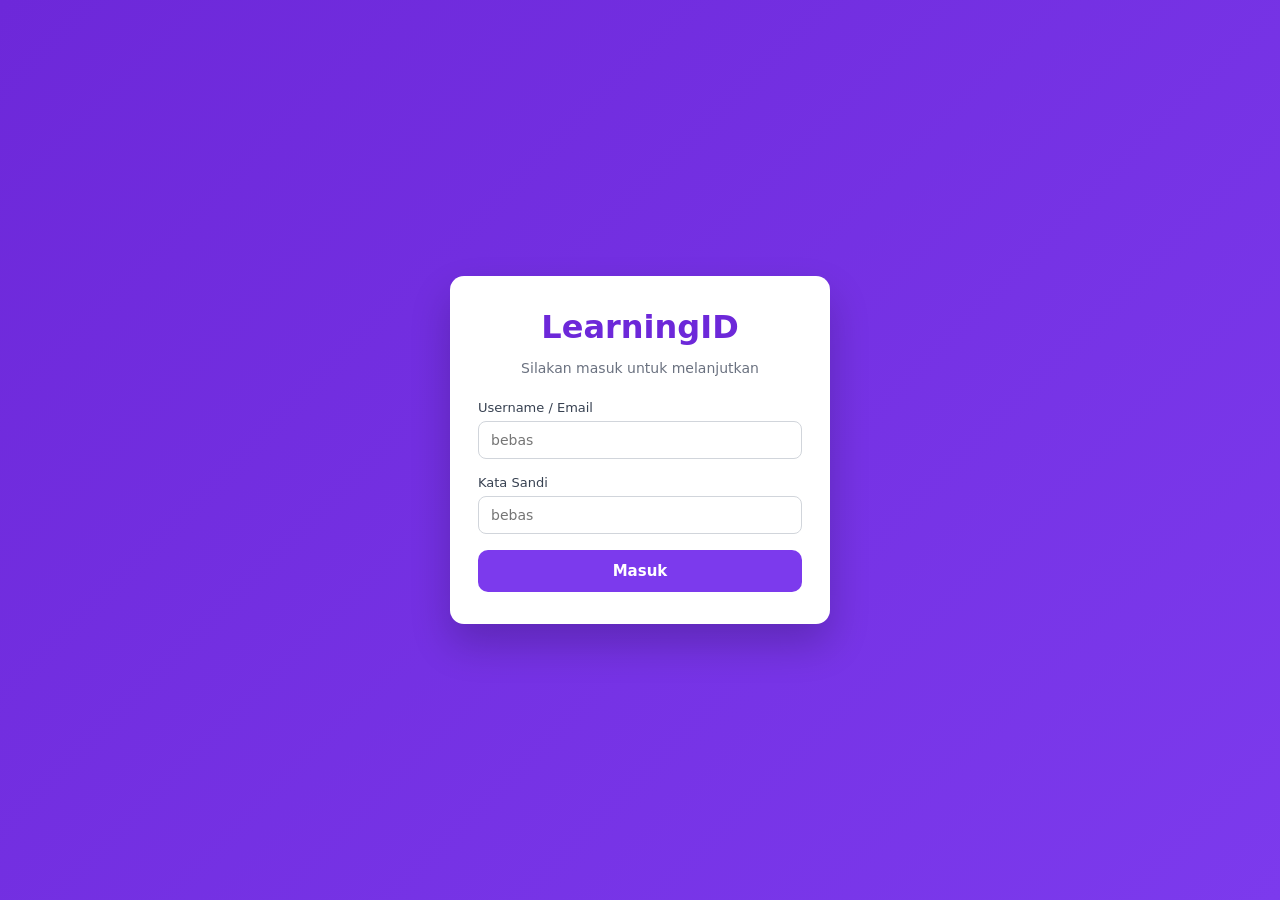
<file: index.html>
<!DOCTYPE html>
<html lang="id">
  <head>
    <meta charset="UTF-8" />
    <meta name="viewport" content="width=device-width, initial-scale=1.0" />
    <title>Login | LearningID</title>
    <link rel="stylesheet" href="index.css" />
  </head>
  <body>
    <div class="login-wrapper">
      <form class="login-card" id="loginForm">
        <h1>LearningID</h1>
        <p class="subtitle">Silakan masuk untuk melanjutkan</p>

        <label>Username / Email</label>
        <input type="text" id="email" placeholder="bebas" required />

        <label>Kata Sandi</label>
        <input type="password" id="password" placeholder="bebas" required />

        <button type="submit">Masuk</button>
      </form>
    </div>

    <script src="auth.js"></script>
  </body>
</html>
</file>
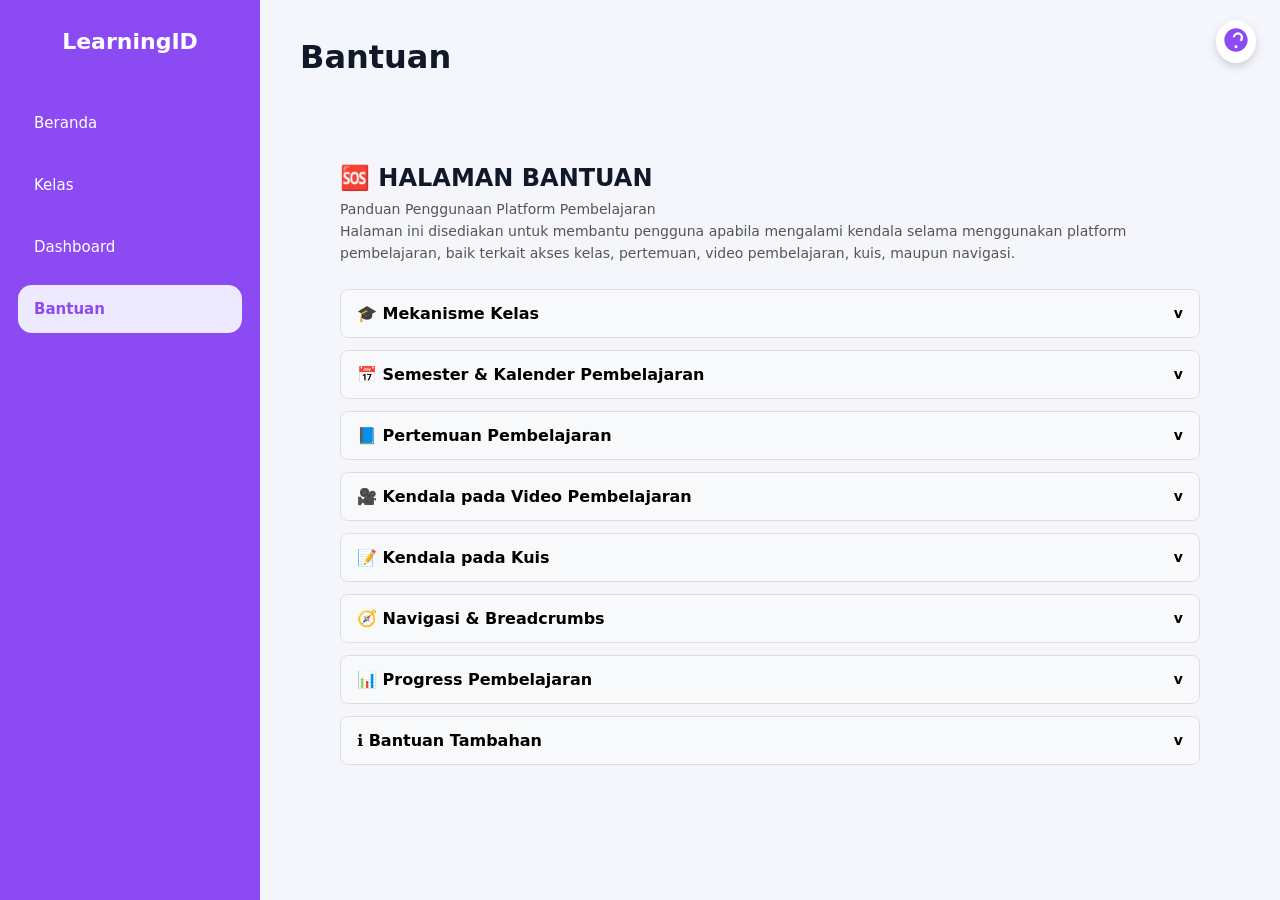
<file: bantuan.html>
<!DOCTYPE html>
<html lang="id">
  <head>
    <meta charset="UTF-8" />
        <meta name="viewport" content="width=device-width, initial-scale=1.0" />

    <link rel="stylesheet" href="base.css" />
    <link rel="stylesheet" href="layout.css" />
                <link rel="stylesheet" href="components.css" />


  </head>
  <body>
    <button class="hamburger-btn" id="hamburgerBtn" aria-label="Menu">
  <svg viewBox="0 0 24 24" class="hamburger-icon">
    <path d="M3 6h18M3 12h18M3 18h18"/>
  </svg>
</button>

<aside class="sidebar" id="sidebar">
      <div class="sidebar-brand">
        <div class="logo">LearningID</div>
      </div>

      <nav class="sidebar-menu">
        <a href="beranda.html" class="menu-item">Beranda</a>
        <a href="kelas.html" class="menu-item">Kelas</a>
        <a href="dashboard.html" class="menu-item">Dashboard</a>
        <a href="bantuan.html" class="menu-item active">Bantuan</a>
      </nav>
    </aside>
  <main class="main-content">
  <div class="page-header">
  <h1 class="page-title">Bantuan</h1>

  <button id="btnHelpIcon" class="help-icon-btn" aria-label="Bantuan">
  <svg viewBox="0 0 24 24" class="help-icon" xmlns="http://www.w3.org/2000/svg">
    <path d="M12 2C6.48 2 2 6.48 2 12s4.48 10 10 10
    10-4.48 10-10S17.52 2 12 2zm0 17a1.25 1.25 0 1 1 0-2.5
    1.25 1.25 0 0 1 0 2.5zm1.07-7.75-.9.92C11.45 12.9 11
    13.5 11 15h2v-.5c0-.55.45-1.05 1.17-1.75l1.24-1.26a2.5
    2.5 0 1 0-4.27-1.77h-2a4.5 4.5 0 1 1 7.73 3.36z"/>
  </svg>
</button>
</div>
<section class="help-page">
  <h1>🆘 HALAMAN BANTUAN</h1>
  <p class="help-intro">
    Panduan Penggunaan Platform Pembelajaran<br />
    Halaman ini disediakan untuk membantu pengguna apabila mengalami kendala selama
    menggunakan platform pembelajaran, baik terkait akses kelas, pertemuan, video
    pembelajaran, kuis, maupun navigasi.
  </p>

  <!-- ACCORDION -->
  <div class="accordion">

    <div class="accordion-item">
      <button class="accordion-header">
        🎓 Mekanisme Kelas
        <span class="icon">v</span>
      </button>
      <div class="accordion-content">
        <p><strong>Mengapa hanya satu kelas yang dapat diakses?</strong></p>
        <ul>
          <li>Akses kelas disesuaikan dengan jenjang siswa saat ini</li>
          <li>Kelas yang telah dilalui berstatus Selesai (100%)</li>
          <li>Kelas yang sedang dijalani berstatus Aktif</li>
          <li>Kelas di atasnya akan Terkunci</li>
        </ul>

        <p><strong>Kapan kelas berikutnya akan terbuka?</strong></p>
        <ul>
          <li>Siswa telah menyelesaikan kelas sebelumnya hingga 100%</li>
          <li>Waktu kenaikan kelas telah terpenuhi</li>
        </ul>
      </div>
    </div>

    <div class="accordion-item">
      <button class="accordion-header">
        📅 Semester & Kalender Pembelajaran
        <span class="icon">v</span>
      </button>
      <div class="accordion-content">
        <p><strong>Mengapa tidak semua semester dapat dipilih?</strong></p>
        <ul>
          <li>Semester mengikuti kalender akademik</li>
          <li>Jika sedang berada di Semester Ganjil, maka pertemuan Semester Genap belum ditampilkan.</li>
          <li>Semester Genap akan terbuka ketika sudah memasuki periode semester tersebut.</li>
        </ul>
         <p><strong>Apa fungsi kalender pada halaman pertemuan</strong></p>
        <ul>
          <p>Kalender berfungsi sebagai penanda waktu pembelajaran dan membantu pengguna mengetahui jadwal pertemuan yang sedang atau akan berlangsung.</p>
        </ul>
      </div>
    </div>
    <div class="accordion-item">
      <button class="accordion-header">
📘 Pertemuan Pembelajaran
        <span class="icon">v</span>
      </button>
      <div class="accordion-content">
        <p><strong>Mengapa pertemuan masih terkunci?
</strong></p>
        <ul>
          <li>Tanggal pertemuan belum sesuai jadwal sekolah, atau
          </ul>
Pertemuan sebelumnya belum diselesaikan.</li>
<p><strong><p><strong>Mengapa pertemuan masih terkunci?
</strong></p>
</strong></p>
 <ul>
          <li>Setiap semester terdiri dari 16 pertemuan, yang harus diselesaikan secara berurutan.
</li>
    
        </ul>
      </div>
    </div>
    <div class="accordion-item">
      <button class="accordion-header">
        🎥 Kendala pada Video Pembelajaran
        <span class="icon">v</span>
      </button>
      <div class="accordion-content">
        <p><strong>Mengapa video tidak dapat di-skip atau dipercepat?</strong></p>
        <ul>
          <li>Video pembelajaran wajib ditonton hingga selesai sebagai bagian dari proses belajar sebelum mengerjakan kuis.
</li>
</ul>
        <p><strong>Mengapa video tidak dapat di-skip atau dipercepat?</strong></p>
 <ul>
          <li>Mengapa tombol kuis belum terbuka?
</li>
          <li>Tombol kuis akan aktif secara otomatis setelah video selesai diputar sepenuhnya.</li>
        </ul>
<p>Pastikan koneksi internet stabil dan halaman tidak ditutup selama pemutaran video.
</p>
      </div>
    </div>

 <div class="accordion-item">
  <button class="accordion-header">
    📝 Kendala pada Kuis
    <span class="icon">v</span>
  </button>
  <div class="accordion-content">
    <p><strong>Mengapa kuis masih terkunci?</strong></p>
    <p>Kuis terkunci karena:</p>
    <ul>
      <li>Video pembelajaran belum selesai ditonton</li>
      <li>Kuis sebelumnya belum mencapai standar nilai minimum</li>
    </ul>

    <p><strong>Mengapa tidak dapat melanjutkan ke indikator berikutnya?</strong></p>
    <p>
      Indikator berikutnya hanya dapat dibuka setelah pengguna lulus kuis pada
      indikator sebelumnya.
    </p>

    <p><strong>❌ Jika Nilai Tidak Memenuhi Standar Minimum</strong></p>
    <p><strong>Apa yang terjadi jika tidak lulus kuis?</strong></p>
    <p>Pengguna akan:</p>
    <ul>
      <li>Dikembalikan ke video pembelajaran</li>
      <li>Wajib menonton ulang video</li>
      <li>Mengulang kuis setelah video selesai</li>
    </ul>
    <p>
      Proses ini bertujuan untuk memastikan pemahaman materi secara optimal.
    </p>

    <p><strong>✅ Jika Nilai Memenuhi Standar Minimum</strong></p>
    <p><strong>Apa yang terjadi jika lulus kuis?</strong></p>
    <ul>
      <li>Indikator dinyatakan selesai</li>
      <li>Pengguna dapat melanjutkan ke indikator berikutnya</li>
      <li>Progress pembelajaran tersimpan secara otomatis</li>
    </ul>
  </div>
</div>

<div class="accordion-item">
  <button class="accordion-header">
    🧭 Navigasi & Breadcrumbs
    <span class="icon">v</span>
  </button>
  <div class="accordion-content">
    <p><strong>Apa itu breadcrumbs dan apa fungsinya?</strong></p>
    <p>
      Breadcrumbs adalah navigasi tambahan untuk menunjukkan posisi belajar
      pengguna.
    </p>

    <p><strong>Contoh:</strong></p>
    <p>Beranda → Kelas 11 → Pertemuan 3 → Indikator 2</p>

    <p><strong>Fungsi breadcrumbs:</strong></p>
    <ul>
      <li>Menunjukkan posisi halaman saat ini</li>
      <li>Memudahkan kembali ke halaman sebelumnya</li>
      <li>Membantu navigasi pembelajaran secara terstruktur</li>
    </ul>
  </div>
</div>

<div class="accordion-item">
  <button class="accordion-header">
    📊 Progress Pembelajaran
    <span class="icon">v</span>
  </button>
  <div class="accordion-content">
    <p><strong>Bagaimana progress pembelajaran disimpan?</strong></p>
    <p>
      Progress pembelajaran tersimpan secara otomatis oleh sistem.
    </p>

    <p><strong>Di mana saya bisa melihat progress?</strong></p>
    <p>
      Pengguna dapat memantau progress melalui Dashboard.
    </p>

    <p>
      Status pertemuan akan berubah menjadi <strong>Selesai</strong> setelah
      seluruh tahapan diselesaikan.
    </p>
  </div>
</div>

<div class="accordion-item">
  <button class="accordion-header">
    ℹ️ Bantuan Tambahan
    <span class="icon">v</span>
  </button>
  <div class="accordion-content">
    <p><strong>Masih mengalami kendala?</strong></p>
    <ul>
      <li>Gunakan tombol Bantuan yang tersedia di setiap halaman</li>
      <li>Baca panduan singkat pada modal bantuan</li>
      <li>Kunjungi halaman bantuan ini untuk penjelasan lengkap</li>
    </ul>
  </div>
</div>
</main>

<div id="helpModal" class="modal hidden">
  <div class="modal-content">
    <h2>Bantuan Penggunaan</h2>

    <h4>Kelas & Pertemuan</h4>
    <ul>
      <li>Kelas disesuaikan jenjang siswa</li>
      <li>Pertemuan dibuka bertahap</li>
    </ul>

    <h4>Video & Kuis</h4>
    <ul>
      <li>Video wajib ditonton sampai selesai</li>
      <li>Kuis terbuka setelah video selesai</li>
    </ul>

    <h4>Navigasi</h4>
    <p>Gunakan breadcrumbs untuk mengetahui posisi belajar</p>

    <button id="goHelpPage" class="btn-secondary" >👉 Kunjungi Halaman Bantuan</button>
    <button id="closeHelp" class="btn-primary">Tutup</button>
  </div>
</div>

<script src="bantuan.js" defer></script>
<script src="sidebar.js" defer></script>

<script src="bantuan-modal.js" defer></script>
  </body>
</html>
</file>
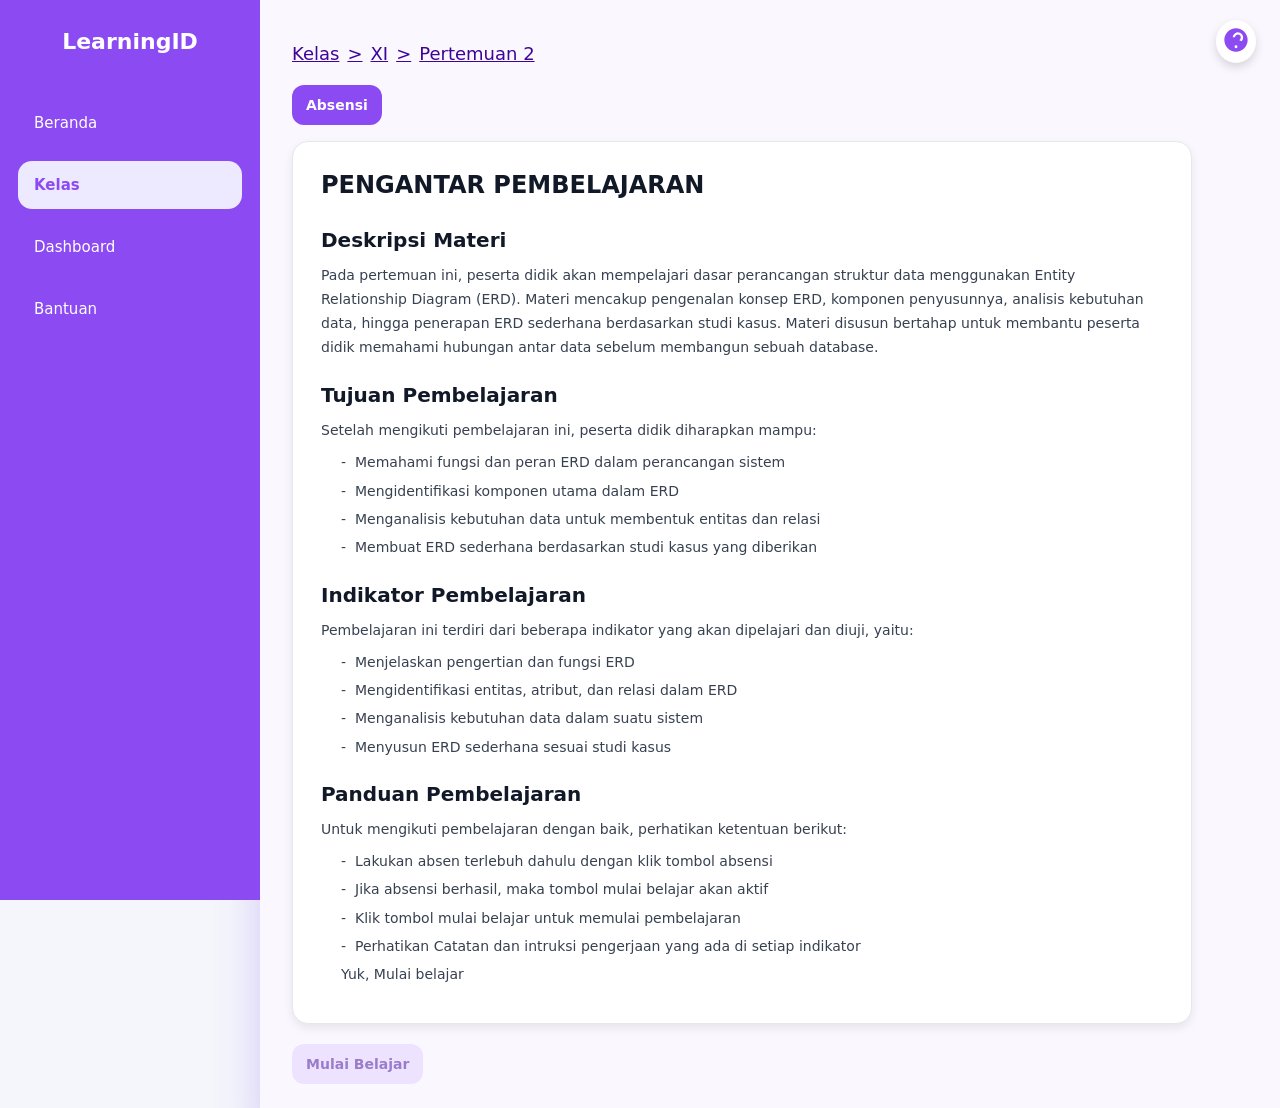
<file: belajar.html>
<!DOCTYPE html>
<html lang="id">
  <head>
    <meta charset="UTF-8" />
        <meta name="viewport" content="width=device-width, initial-scale=1.0" />

    <title>Belajar</title>
    <link rel="stylesheet" href="base.css" />
    <link rel="stylesheet" href="layout.css" />
    <link rel="stylesheet" href="belajar.css" />
    <link rel="stylesheet" href="quiz.css" />
    

    <body>
      <!-- HAMBURGER BUTTON (MOBILE ONLY) -->
<button class="hamburger-btn" id="hamburgerBtn" aria-label="Menu">
  <svg viewBox="0 0 24 24" class="hamburger-icon">
    <path d="M3 6h18M3 12h18M3 18h18"/>
  </svg>
</button>

      <!-- ================= SIDEBAR (PLACEHOLDER) ================= -->
<aside class="sidebar" id="sidebar">
        <div class="sidebar-brand">
          <div class="logo">LearningID</div>
        </div>

        <nav class="sidebar-menu">
          <a href="beranda.html" class="menu-item">Beranda</a>
          <a href="kelas.html" class="menu-item active">Kelas</a>
          <a href="dashboard.html" class="menu-item">Dashboard</a>
          <a href="bantuan.html" class="menu-item">Bantuan</a>
        </nav>
      </aside>

      <!-- ================= MAIN CONTENT ================= -->
      <!-- MAIN CONTENT -->
      <main class="main-content">
        <div id="breadcrumbs" class="breadcrumb"></div>
       

  <button id="btnHelpIcon" class="help-icon-btn" aria-label="Bantuan">
  <svg viewBox="0 0 24 24" class="help-icon" xmlns="http://www.w3.org/2000/svg">
    <path d="M12 2C6.48 2 2 6.48 2 12s4.48 10 10 10
    10-4.48 10-10S17.52 2 12 2zm0 17a1.25 1.25 0 1 1 0-2.5
    1.25 1.25 0 0 1 0 2.5zm1.07-7.75-.9.92C11.45 12.9 11
    13.5 11 15h2v-.5c0-.55.45-1.05 1.17-1.75l1.24-1.26a2.5
    2.5 0 1 0-4.27-1.77h-2a4.5 4.5 0 1 1 7.73 3.36z"/>
  </svg>
</button>


        <!-- ================= STATE 1 : PRE-LEARNING ================= -->
        <section id="preLearning" class="state active">
          <button id="btnAbsensi" class="btn-secondary">Absensi</button>

          <div class="info-card">
            <h1>PENGANTAR PEMBELAJARAN</h1>
            <h2>Deskripsi Materi</h2>
            <p>
              Pada pertemuan ini, peserta didik akan mempelajari dasar perancangan struktur data menggunakan Entity Relationship Diagram (ERD). Materi mencakup pengenalan konsep ERD, komponen penyusunnya, analisis kebutuhan data, hingga penerapan ERD sederhana berdasarkan studi kasus.
              Materi disusun bertahap untuk membantu peserta didik memahami hubungan antar data sebelum membangun sebuah database.
            </p>
            <h2>Tujuan Pembelajaran</h2>
            <p>
              Setelah mengikuti pembelajaran ini, peserta didik diharapkan mampu:
            </p>
            <ul>
              <li>Memahami fungsi dan peran ERD dalam perancangan sistem</li>
              <li>Mengidentifikasi komponen utama dalam ERD</li>
              <li>Menganalisis kebutuhan data untuk membentuk entitas dan relasi</li>
              <li>Membuat ERD sederhana berdasarkan studi kasus yang diberikan</li>
            </ul>

               <h2>Indikator Pembelajaran</h2>
            <p>
              Pembelajaran ini terdiri dari beberapa indikator yang akan dipelajari dan diuji, yaitu:
            </p>
            <ul>
              <li>Menjelaskan pengertian dan fungsi ERD</li>
              <li>Mengidentifikasi entitas, atribut, dan relasi dalam ERD</li>
              <li>Menganalisis kebutuhan data dalam suatu sistem</li>
              <li>Menyusun ERD sederhana sesuai studi kasus</li>
            </ul>

             <h2>Panduan Pembelajaran</h2>
            <p>
              Untuk mengikuti pembelajaran dengan baik, perhatikan ketentuan berikut:
            </p>
            <ul>
              <li>Lakukan absen terlebuh dahulu dengan klik tombol absensi</li>
              <li>Jika absensi berhasil, maka tombol mulai belajar akan aktif</li>
              <li>Klik tombol mulai belajar untuk memulai pembelajaran</li>
              <li>Perhatikan Catatan dan intruksi pengerjaan yang ada di setiap indikator</li>
              <P>Yuk, Mulai belajar</P>
            </ul>
          </div>

          <!-- Tombol Mulai Belajar (TERKUNCI) -->
          <button id="btnMulaiBelajar" class="btn-primary disabled" disabled>
            Mulai Belajar
          </button>
        </section>
        <!-- ================= STATE 2 : LEARNING / INDIKATOR ================= -->
        <section id="learningState" class="state hidden">
          <!-- ===== Header Indikator ===== -->
          <div class="indicator-header card">
            <h2>INDIKATOR 1</h2>
            <h3>Memahami Konsep Entity Relationship Diagram (ERD)</h3>
            <p>
              Pada indikator ini, kamu akan mempelajari mengapa ERD dibutuhkan dalam perancangan sistem.
Kamu akan memahami bagaimana data yang banyak dan saling terhubung perlu dimodelkan agar tetap rapi, konsisten, dan mudah dianalisis.</p>
            <p>Materi ini menjadi dasar penting sebelum membahas komponen dan pembuatan ERD lebih lanjut.</p>
          </div>

          <!-- ===== Layout Utama ===== -->
          <div class="learning-layout">
            <!-- KIRI: VIDEO + KUIS -->
            <div class="video-column">
              <div class="video-box">
                <div class="video-wrapper">
                  <div id="ytPlayer"></div>
                </div>
              </div>

              <button
                id="btnMulaiKuis"
                class="btn-quiz"
                data-indikator="1"
                disabled
              >
                Mulai Kuis
              </button>
            </div>

            <!-- KANAN: CATATAN -->
            <aside class="note-section">
              <h3>Catatan</h3>
              <p><strong>
                Paduan Menonton Video
              </strong></p>
              <ul>
              <li>Tonton video pembelajaran sampai selesai.</li>
              <li>Perhatikan bagaimana hubungan antar data dijelaskan melalui contoh sistem.</li>
              <li>Video harus ditonton penuh untuk membuka akses ke kuis.</li>
            </ul>
             <p><strong>
                Paduan Mengerjakan Kuis
              </strong></p>
              <ul>
              <li>Kuis berisi pertanyaan untuk menguji pemahamanmu tentang konsep dasar ERD.</li>
              <li>Jawablah setiap soal dengan teliti.</li>
              <li>Setelah semua soal dijawab, sistem akan menampilkan hasil kuis.</li>
            </ul>
            <p><strong>
                Hasil Kuis
              </strong></p>
              <ul>
              <li>Jika nilai memenuhi standar, kamu dapat melanjutkan ke indikator berikutnya.</li>
              <li>Jika belum memenuhi, kamu perlu menonton ulang video dan mengerjakan kuis kembali.</li>
            </ul>
                        </aside>

          </div>

          <!-- NAVIGASI -->
          <div class="learning-actions">
            <button id="btnBerikutnya" class="btn-next disabled" disabled>
              Berikutnya
            </button>
          </div>
        </section>
      
<!-- ================= STATE 3 : LEARNING / INDIKATOR ================= -->
<section id="learningState2" class="state hidden">
  <!-- ===== Header Indikator ===== -->
  <div class="indicator-header card">
    <h2> INDIKATOR 2</h2>
    <h3>Mengidentifikasi Komponen Utama ERD</h3>
    <p>
      Pada indikator ini, kamu akan mengenali tiga komponen utama ERD, yaitu:</p>
    <ul>
    <li>Entitas</li>
    <li>Atribut</li>
    <li>Relasi</li>
    <p>
      Ketiga komponen ini selalu digunakan dalam setiap perancangan ERD dan menjadi struktur dasar dalam memodelkan data.</p>
  </div>

  <!-- ===== Layout Utama ===== -->
  <div class="learning-layout">
    <!-- KIRI: VIDEO + KUIS -->
    <div class="video-column">
      <div class="video-box">
        <div class="video-wrapper">
          <!-- VIDEO PLAYER (SAMA, JANGAN GANTI STRUKTUR) -->
          <div id="ytPlayer2"></div>
        </div>
      </div>

      <button
        id="btnMulaiKuis2"
        class="btn-quiz"
        data-indikator="2"
        disabled
      >
        Mulai Kuis
      </button>
    </div>

    <!-- KANAN: CATATAN -->
    <aside class="note-section">
      <h3>Catatan</h3>
      <p><strong>
        Paduan Menonton Video
      </strong></p>
       <ul>
    <li>Tonton video untuk memahami pengertian dan fungsi setiap komponen ERD.</li>
    <li>Perhatikan contoh entitas, atribut, dan relasi yang dijelaskan.</li>
    <li>Video harus ditonton sampai selesai untuk membuka kuis.</li>
    </ul>
    <p><strong>
        Paduan Mengerjakan Kuis
      </strong></p>
       <ul>
    <li>Kuis dirancang untuk menguji pemahamanmu tentang komponen ERD.</li>
    <li>Bacalah setiap soal dengan cermat sebelum menjawab.</li>
    <li>Pastikan semua soal dijawab untuk mendapatkan hasil akhir.</li>
    </ul>
    <p><strong>
        Hasil Kuis
      </strong></p>
       <ul>
    <li>Lulus → lanjut ke indikator berikutnya.</li>
    <li>Belum lulus → pelajari kembali video dan ulangi kuis.</li>
    </ul>
    </aside>
  </div>

  <!-- NAVIGASI -->
  <div class="learning-actions">
    <button id="btnBerikutnya2" class="btn-next disabled" disabled>
      Berikutnya
    </button>
  </div>
</section>
<!-- ================= STATE 4 : LEARNING / INDIKATOR ================= -->
<section id="learningState3" class="state hidden">
  <!-- ===== Header Indikator ===== -->
  <div class="indicator-header card">
   <h2> INDIKATOR 3</h2>
    <h3>Menganalisis Kebutuhan Data untuk Membentuk Entitas & Relasi</h3>
    <p>
      Di indikator ini, kamu akan belajar cara menganalisis kebutuhan data sebelum membuat ERD.
Kamu akan memahami bagaimana menentukan:</p>
    <ul>
    <li>Entitas yang diperlukan</li>
    <li>Atribut yang relevan</li>
    <li>Serta relasi antar entitas berdasarkan alur sistem.</li>
    </ul>
  </div>

  <!-- ===== Layout Utama ===== -->
  <div class="learning-layout">
    <!-- KIRI: VIDEO + KUIS -->
    <div class="video-column">
      <div class="video-box">
        <div class="video-wrapper">
          <!-- VIDEO PLAYER (SAMA, JANGAN GANTI STRUKTUR) -->
          <div id="ytPlayer3"></div>
        </div>
      </div>

      <button
        id="btnMulaiKuis3"
        class="btn-quiz"
        data-indikator="3"
        disabled
      >
        Mulai Kuis
      </button>
    </div>

    <!-- KANAN: CATATAN -->
    <aside class="note-section">
      <h3>Catatan</h3>
      <p><strong>
        Paduan Menonton Video
      </strong></p>
      <ul>
    <li>Perhatikan langkah-langkah analisis kebutuhan data yang dijelaskan.</li>
    <li>Fokus pada proses mengidentifikasi entitas dan relasi dari sebuah sistem.</li>
    <li>Video wajib ditonton sampai selesai.</li>
    </ul>
    <p><strong>
        Paduan Mengerjakan Kuis
      </strong></p>
      <ul>
    <li>Kuis berisi soal analisis sederhana berdasarkan contoh sistem.</li>
    <li>Gunakan logika, bukan sekadar menghafal.</li>
    <li>Jawablah seluruh soal untuk melihat hasil akhir.</li>
    </ul>
    <p><strong>
      Hasil Kuis
      </strong></p>
      <ul>
    <li>Nilai memenuhi standar → lanjut ke indikator berikutnya.</li>
    <li>Nilai belum memenuhi → ulangi pembelajaran dan kuis.</li>
    </ul>
    </aside>
  </div>

  <!-- NAVIGASI -->
  <div class="learning-actions">
    <button id="btnBerikutnya3" class="btn-next disabled" disabled>
      Berikutnya
    </button>
  </div>
</section>
<!-- ================= STATE 3 : LEARNING / INDIKATOR ================= -->
<section id="learningState4" class="state hidden">
  <!-- ===== Header Indikator ===== -->
  <div class="indicator-header card">
    <h2> INDIKATOR 4</h2>
    <h3>Membuat ERD Sederhana Berdasarkan Studi Kasus</h3>
    <p>
      Pada indikator ini, kamu akan menerapkan seluruh pemahaman sebelumnya untuk membuat ERD sederhana berdasarkan studi kasus nyata.
      Kamu akan melihat bagaimana entitas, atribut, relasi, dan kardinalitas digabungkan menjadi satu diagram ERD yang utuh.
    </p>
  </div>

  <!-- ===== Layout Utama ===== -->
  <div class="learning-layout">
    <!-- KIRI: VIDEO + KUIS -->
    <div class="video-column">
      <div class="video-box">
        <div class="video-wrapper">
          <!-- VIDEO PLAYER (SAMA, JANGAN GANTI STRUKTUR) -->
          <div id="ytPlayer4"></div>
        </div>
      </div>

      <button
        id="btnMulaiKuis4"
        class="btn-quiz"
        data-indikator="4"
        disabled
      >
        Mulai Kuis
      </button>
    </div>

    <!-- KANAN: CATATAN -->
    <aside class="note-section">
       <h3>Catatan</h3>
      <p><strong>
        Paduan Menonton Video
      </strong></p>
      <ul>
    <li>Tonton video dengan fokus pada langkah-langkah penyusunan ERD.</li>
    <li>Perhatikan bagaimana studi kasus diterjemahkan menjadi diagram.</li>
    <li>Video harus ditonton penuh sebelum kuis terbuka.</li>
    </ul>
    <p><strong>
        Paduan Mengerjakan Kuis
      </strong></p>
      <ul>
    <li>Kuis menguji pemahamanmu dalam membaca dan menganalisis ERD sederhana.</li>
    <li>Jawablah soal berdasarkan studi kasus yang telah dipelajari.</li>
    <li>Selesaikan kuis untuk melihat hasilnya.</li>
    </ul>
    <p><strong>
        Hasil Kuis
      </strong></p>
      <ul>
    <li>Lulus → lanjut ke materi rangkuman.</li>
    <li>Belum lulus → pelajari kembali video dan ulangi kuis.</li>
    </ul>
    </aside>
  </div>

  <!-- NAVIGASI -->
  <div class="learning-actions">
    <button id="btnBerikutnya4" class="btn-next disabled" disabled>
      Berikutnya
    </button>
  </div>
</section>
<!-- ================= STATE 3 : LEARNING / INDIKATOR ================= -->
<section id="learningState5" class="state hidden">
  <!-- ===== Header Indikator ===== -->
  <div class="indicator-header card">
    <h2>RANGKUMAN MATERI</h2>
     <p>
      Pada pertemuan ini, peserta didik telah mempelajari bahwa ERD merupakan alat penting dalam merancang struktur data sebuah sistem. ERD membantu menggambarkan hubungan antar entitas secara terstruktur melalui entitas, atribut, dan relasi.
    </p>
    <p>
      Dengan menganalisis kebutuhan data dan menerapkannya ke dalam studi kasus, peserta didik diharapkan mampu memahami bagaimana ERD digunakan sebagai dasar perancangan database yang rapi dan terorganisir.
    </p>
  </div>
  </div>

  <!-- ===== Layout Utama ===== -->
  <div class="learning-layout">
    <!-- KIRI: VIDEO + KUIS -->
    <div class="video-column">
      <div class="video-box">
        <div class="video-wrapper">
          <!-- VIDEO PLAYER (SAMA, JANGAN GANTI STRUKTUR) -->
          <div id="ytPlayer5"></div>
        </div>
      </div>

<button
  id="btnSelesaiPertemuan"
  class="btn-quiz disabled"
  disabled
>
  Selesai & Kembali ke Pertemuan
</button>
  </div>

  
</section>
      <!-- ================= MODAL ABSENSI (Layer C) ================= -->
      <!-- MODAL ABSENSI -->
      <div class="modal-overlay hidden" id="absensiModal">
        <div class="modal">
          <h2>Absensi</h2>

          <div class="form-group">
            <label>Nama Siswa</label>
            <input type="text" id="namaSiswa" placeholder="Masukkan nama" />
          </div>

          <div class="form-group">
            <label>Kelas</label>
            <input type="text" id="kelasSiswa" placeholder="Contoh: XI IPA 1" />
          </div>

          <div class="form-group">
            <label>Ket. Absen</label>
            <div class="readonly-box" id="ketAbsen">
              Sems Ganjil - Pertemuan 2<br />
              14/01/2026 - 09.00 WIB
            </div>
          </div>

          <div class="modal-actions">
            <button class="btn-secondary" id="btnBatalAbsensi">Batal</button>
            <button class="btn-primary" id="btnSimpanAbsensi">Simpan</button>
          </div>
        </div>
      </div>

      <!-- MODAL kuis -->

      <div id="quizModal" class="quiz-modal hidden">
        <!-- ========== SOAL (YANG SUDAH ADA) ========== -->
        <div class="quiz-card" id="quizSoal">
          <div class="quiz-header">
            <span id="quizProgress">Pertanyaan 1/5</span>
            <span id="quizTimer">05:00</span>
          </div>

          <h2 id="quizQuestion"></h2>
          <div id="quizOptions" class="quiz-options"></div>

          <div class="quiz-actions">
            <button id="btnPrev" class="btn-secondary">Back</button>
            <button id="btnNext" class="btn-primary">Next</button>
          </div>
        </div>

        <!-- ========== HASIL KUIS ========== -->
<!-- ========== HASIL KUIS ========== -->
<div id="quizResultModal" class="quiz-modal hidden">
  <div class="quiz-card quiz-result-card">

    <!-- ICON HASIL -->
    <div class="result-icon">
      <!-- ICON LULUS -->
      <img
        id="iconPassed"
        src="check.png"
        alt="Lulus"
        class="hidden"
      />

      <!-- ICON TIDAK LULUS -->
      <img
        id="iconFailed"
        src="cross.png"
        alt="Belum Lulus"
        class="hidden"
      />
    </div>

    <!-- JUDUL -->
    <h2 id="resultTitle"></h2>

    <!-- SKOR -->
    <div class="result-score-box">
      <span class="score-label">Skor</span>
      <span id="resultScore" class="score-value"></span>
    </div>

    <!-- DESKRIPSI -->
    <p id="resultDescription" class="result-desc"></p>

    <!-- ACTION -->
    <div class="quiz-actions">

      <!-- ❌ HANYA UNTUK TIDAK LULUS -->
      <button id="btnRetry" class="btn-secondary hidden">
        Pelajari Ulang
      </button>

      <!-- ✅ HANYA UNTUK LULUS -->
      <button id="btnLanjut" class="btn-primary hidden">
        Materi Berikutnya
      </button>

    </div>
  </div>
</div>
<div id="helpModal" class="modal hidden">
  <div class="modal-content">
    <h2>Bantuan Penggunaan</h2>

    <h4>Kelas & Pertemuan</h4>
    <ul>
      <li>Kelas disesuaikan jenjang siswa</li>
      <li>Pertemuan dibuka bertahap</li>
    </ul>

    <h4>Video & Kuis</h4>
    <ul>
      <li>Video wajib ditonton sampai selesai</li>
      <li>Kuis terbuka setelah video selesai</li>
    </ul>

    <h4>Navigasi</h4>
    <p>Gunakan breadcrumbs untuk mengetahui posisi belajar</p>

    <button id="goHelpPage" class="btn-secondary" >👉 Kunjungi Halaman Bantuan</button>
    <button id="closeHelp" class="btn-primary">Tutup</button>
  </div>
</div>

</main>



      <script src="belajar.js"></script>
      <script src="navigasi.js"></script>
      <script src="state.js"></script>
      <script src="breadcrumbs-state.js"></script>
            <script src="sidebar.js"></script>
      <script src="https://www.youtube.com/iframe_api"></script>
      <script src="video.js"></script>
      <script src="quiz-data.js"></script>
      <script src="quiz-engine.js"></script>
      <script src="quiz-ui.js"></script>
      <script src="bantuan-modal.js"></script>
      <script src="learning-progress.js"></script>
</body>
</html>
</file>
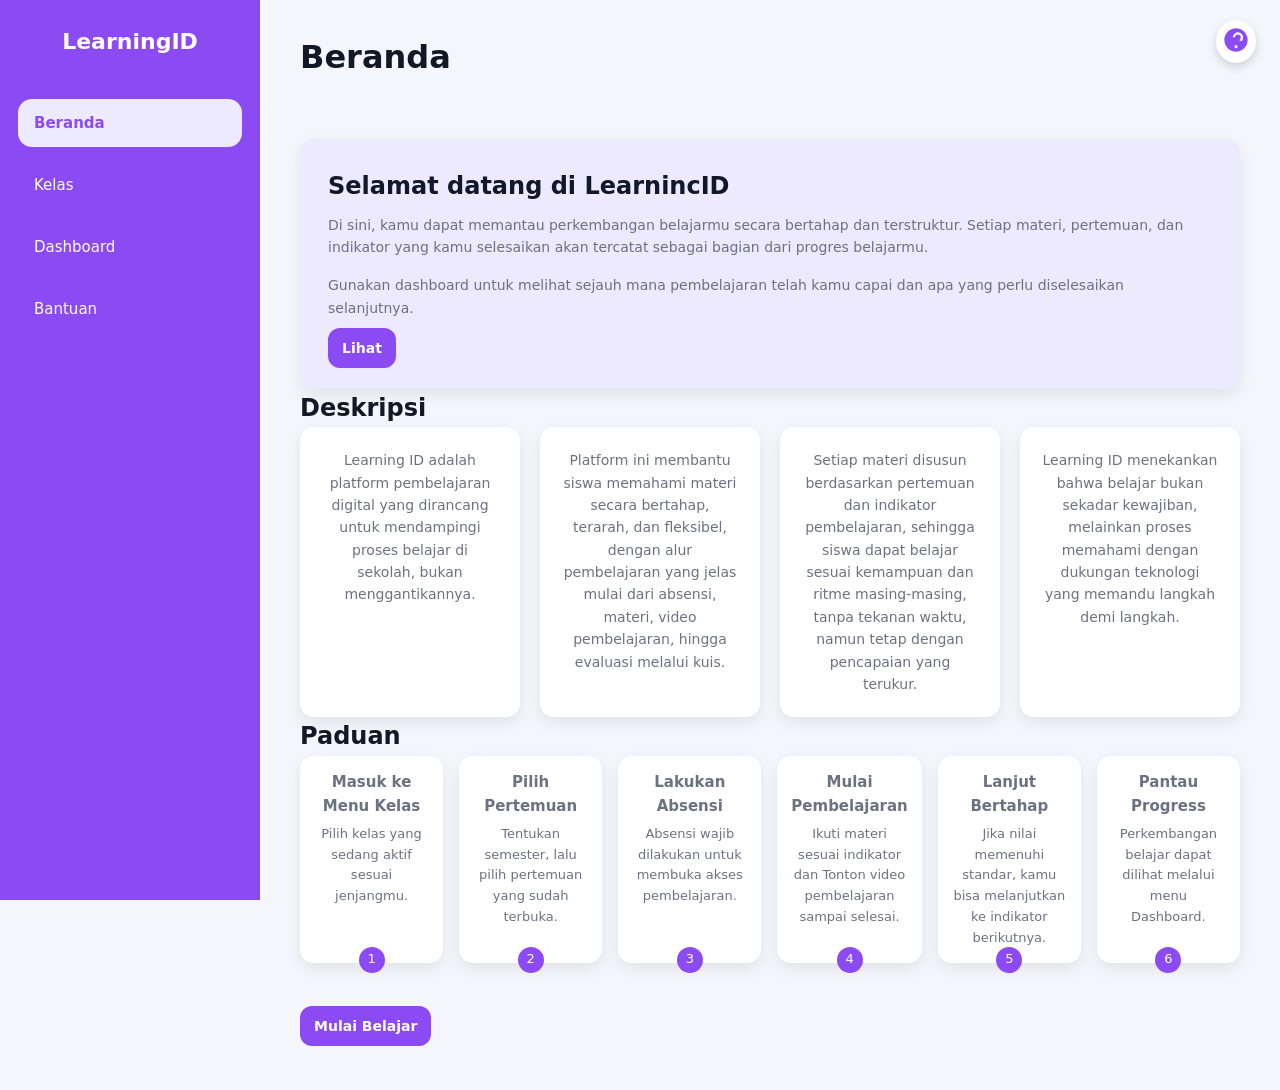
<file: beranda.html>
<!DOCTYPE html>
<html lang="id">
  <head>
    <meta charset="UTF-8" />
    <meta name="viewport" content="width=device-width, initial-scale=1.0" />

    <title>Beranda | Learning ID</title>

    <!-- CSS Global -->
    <link rel="stylesheet" href="base.css" />
    <link rel="stylesheet" href="layout.css" />
    <link rel="stylesheet" href="components.css" />
  </head>
  <body>
    <button class="hamburger-btn" id="hamburgerBtn" aria-label="Menu">
      <svg viewBox="0 0 24 24" class="hamburger-icon">
        <path d="M3 6h18M3 12h18M3 18h18" />
      </svg>
    </button>
    <!-- SIDEBAR -->
    <aside class="sidebar" id="sidebar">
      <div class="sidebar-brand">
        <div class="logo">LearningID</div>
      </div>

      <nav class="sidebar-menu">
        <a href="beranda.html" class="menu-item active">
          <span>Beranda</span>
        </a>
        <a href="kelas.html" class="menu-item">
          <span>Kelas</span>
        </a>
        <a href="dashboard.html" class="menu-item">
          <span>Dashboard</span>
        </a>
        <a href="bantuan.html" class="menu-item">
          <span>Bantuan</span>
        </a>
      </nav>
    </aside>

    <!-- MAIN CONTENT -->
    <main class="main-content">
      <div class="page-header">
        <h1 class="page-title">Beranda</h1>

        <button id="btnHelpIcon" class="help-icon-btn" aria-label="Bantuan">
          <svg
            viewBox="0 0 24 24"
            class="help-icon"
            xmlns="http://www.w3.org/2000/svg"
          >
            <path
              d="M12 2C6.48 2 2 6.48 2 12s4.48 10 10 10
    10-4.48 10-10S17.52 2 12 2zm0 17a1.25 1.25 0 1 1 0-2.5
    1.25 1.25 0 0 1 0 2.5zm1.07-7.75-.9.92C11.45 12.9 11
    13.5 11 15h2v-.5c0-.55.45-1.05 1.17-1.75l1.24-1.26a2.5
    2.5 0 1 0-4.27-1.77h-2a4.5 4.5 0 1 1 7.73 3.36z"
            />
          </svg>
        </button>
      </div>

      <!-- SECTION 1: SAMBUTAN -->
      <section class="welcome-section">
        <div class="welcome-card">
          <div class="welcome-text">
            <h2>Selamat datang di LearnincID</h2>
            <p>
              Di sini, kamu dapat memantau perkembangan belajarmu secara
              bertahap dan terstruktur. Setiap materi, pertemuan, dan indikator
              yang kamu selesaikan akan tercatat sebagai bagian dari progres
              belajarmu.
            </p>
            <p>
              Gunakan dashboard untuk melihat sejauh mana pembelajaran telah
              kamu capai dan apa yang perlu diselesaikan selanjutnya.
            </p>
            <a href="dashboard.html" class="btn-primary">Lihat</a>
          </div>

          <div class="welcome-avatar">
            <!-- icon visual saja -->
          </div>
        </div>
      </section>

      <!-- SECTION 2: DESKRIPSI -->
      <section class="content-section">
        <h2 class="section-title">Deskripsi</h2>

        <div class="card-grid four-column">
          <div class="info-card">
            <p>
              Learning ID adalah platform pembelajaran digital yang dirancang
              untuk mendampingi proses belajar di sekolah, bukan
              menggantikannya.
            </p>
          </div>
          <div class="info-card">
            <p>
              Platform ini membantu siswa memahami materi secara bertahap,
              terarah, dan fleksibel, dengan alur pembelajaran yang jelas mulai
              dari absensi, materi, video pembelajaran, hingga evaluasi melalui
              kuis.
            </p>
          </div>
          <div class="info-card">
            <p>
              Setiap materi disusun berdasarkan pertemuan dan indikator
              pembelajaran, sehingga siswa dapat belajar sesuai kemampuan dan
              ritme masing-masing, tanpa tekanan waktu, namun tetap dengan
              pencapaian yang terukur.
            </p>
          </div>
          <div class="info-card">
            <p>
              Learning ID menekankan bahwa belajar bukan sekadar kewajiban,
              melainkan proses memahami dengan dukungan teknologi yang memandu
              langkah demi langkah.
            </p>
          </div>
        </div>
      </section>

      <!-- SECTION 3: PADUAN -->
      <section class="content-section">
        <h2 class="section-title">Paduan</h2>

        <div class="step-grid">
          <div class="step-card">
            <p><strong>Masuk ke Menu Kelas</strong></p>
            <p>Pilih kelas yang sedang aktif sesuai jenjangmu.</p>
            <span class="step-number">1</span>
          </div>
          <div class="step-card">
            <p><strong>Pilih Pertemuan</strong></p>
            <p>Tentukan semester, lalu pilih pertemuan yang sudah terbuka.</p>
            <span class="step-number">2</span>
          </div>
          <div class="step-card">
            <p><strong>Lakukan Absensi</strong></p>
            <p>Absensi wajib dilakukan untuk membuka akses pembelajaran.</p>
            <span class="step-number">3</span>
          </div>
          <div class="step-card">
            <p><strong>Mulai Pembelajaran</strong></p>
            <p>
              Ikuti materi sesuai indikator dan Tonton video pembelajaran sampai
              selesai.
            </p>
            <span class="step-number">4</span>
          </div>
          <div class="step-card">
            <p><strong>Lanjut Bertahap</strong></p>
            <p>
              Jika nilai memenuhi standar, kamu bisa melanjutkan ke indikator
              berikutnya.
            </p>
            <span class="step-number">5</span>
          </div>
          <div class="step-card">
            <p><strong>Pantau Progress</strong></p>
            <p>Perkembangan belajar dapat dilihat melalui menu Dashboard.</p>
            <span class="step-number">6</span>
          </div>
        </div>
      </section>

      <!-- SECTION 4: CTA -->
      <section class="cta-section">
        <a href="kelas.html" class="btn-primary"> Mulai Belajar </a>
      </section>
      <div id="helpModal" class="modal hidden">
        <div class="modal-content">
          <h2>Bantuan Penggunaan</h2>

          <h4>Kelas & Pertemuan</h4>
          <ul>
            <li>Kelas disesuaikan jenjang siswa</li>
            <li>Pertemuan dibuka bertahap</li>
          </ul>

          <h4>Video & Kuis</h4>
          <ul>
            <li>Video wajib ditonton sampai selesai</li>
            <li>Kuis terbuka setelah video selesai</li>
          </ul>

          <h4>Navigasi</h4>
          <p>Gunakan breadcrumbs untuk mengetahui posisi belajar</p>

          <button id="goHelpPage" class="btn-secondary">
            👉 Kunjungi Halaman Bantuan
          </button>
          <button id="closeHelp" class="btn-primary">Tutup</button>
        </div>
      </div>
    </main>
    <script src="sidebar.js"></script>

    <script src="bantuan-modal.js" defer></script>
  </body>
</html>
</file>
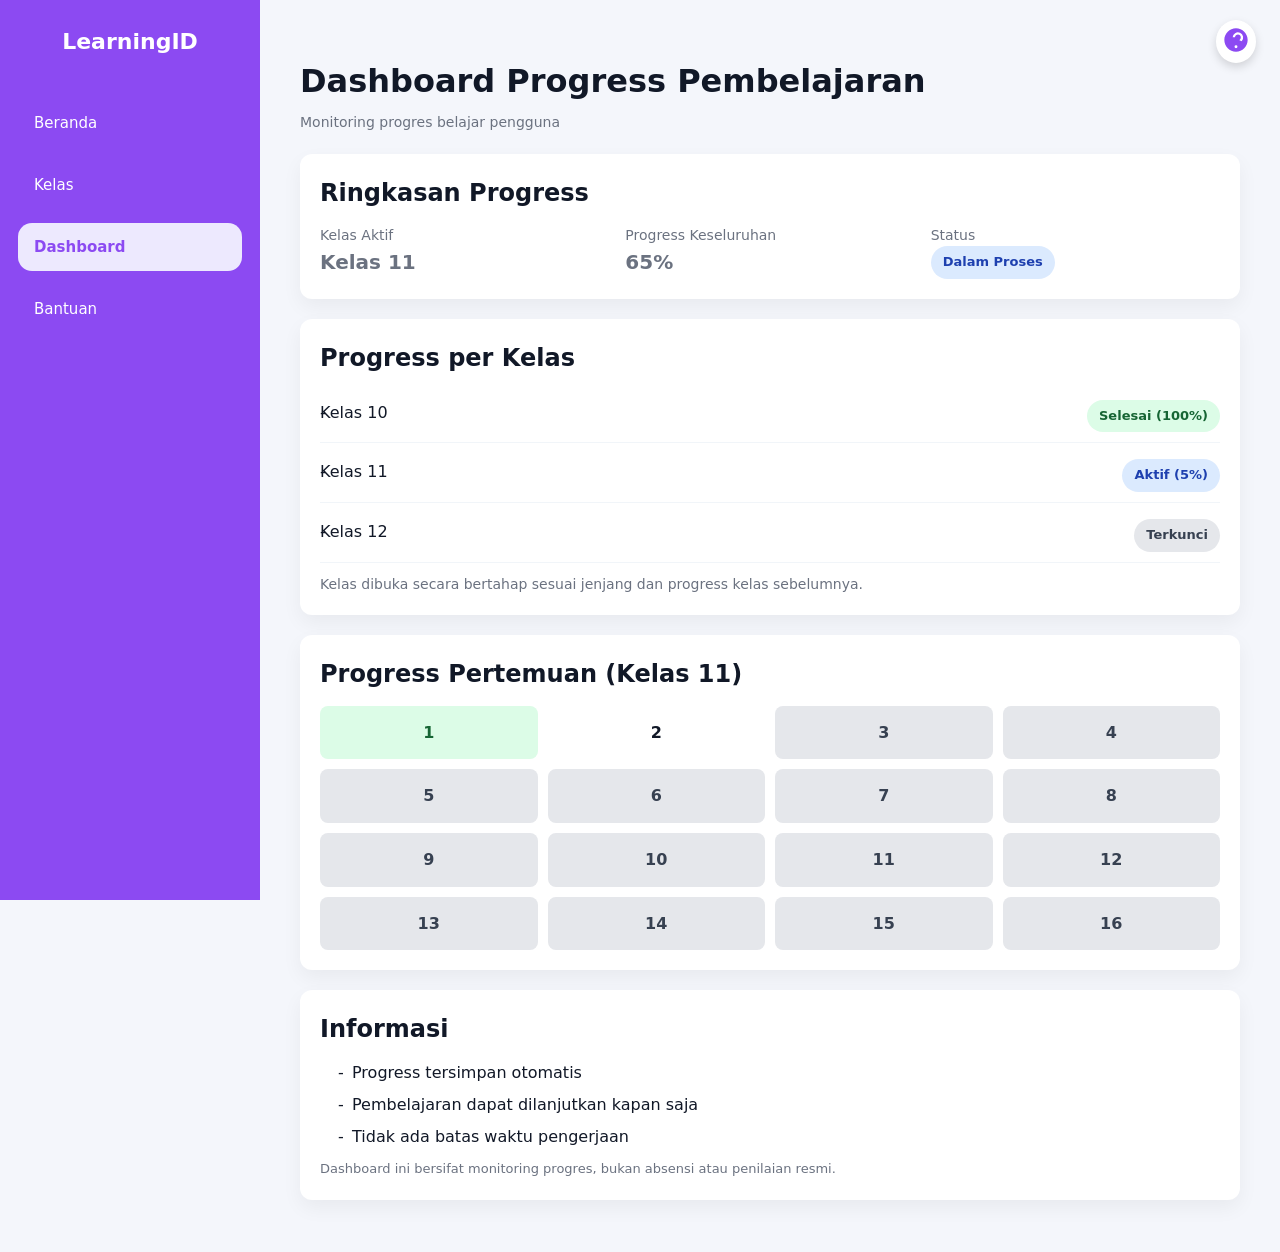
<file: dashboard.html>
<!DOCTYPE html>
<html lang="id">
  <head>
    <meta charset="UTF-8" />
    <meta name="viewport" content="width=device-width, initial-scale=1.0" />
    <title>Dashboard Progress Pembelajaran</title>
    <link rel="stylesheet" href="base.css" />
    <link rel="stylesheet" href="layout.css" />
    <link rel="stylesheet" href="dashboard.css" />
    <link rel="stylesheet" href="components.css" />
  </head>
  <body>
    <button class="hamburger-btn" id="hamburgerBtn" aria-label="Menu">
      <svg viewBox="0 0 24 24" class="hamburger-icon">
        <path d="M3 6h18M3 12h18M3 18h18" />
      </svg>
    </button>
    <aside class="sidebar" id="sidebar">
      <div class="sidebar-brand">
        <div class="logo">LearningID</div>
      </div>

      <nav class="sidebar-menu">
        <a href="beranda.html" class="menu-item">
          <span>Beranda</span>
        </a>
        <a href="kelas.html" class="menu-item">
          <span>Kelas</span>
        </a>
        <a href="dashboard.html" class="menu-item active">
          <span>Dashboard</span>
        </a>
        <a href="bantuan.html" class="menu-item">
          <span>Bantuan</span>
        </a>
      </nav>
    </aside>
    <main class="main-content">
      <div class="page-header">
        <button id="btnHelpIcon" class="help-icon-btn" aria-label="Bantuan">
          <svg
            viewBox="0 0 24 24"
            class="help-icon"
            xmlns="http://www.w3.org/2000/svg"
          >
            <path
              d="M12 2C6.48 2 2 6.48 2 12s4.48 10 10 10
    10-4.48 10-10S17.52 2 12 2zm0 17a1.25 1.25 0 1 1 0-2.5
    1.25 1.25 0 0 1 0 2.5zm1.07-7.75-.9.92C11.45 12.9 11
    13.5 11 15h2v-.5c0-.55.45-1.05 1.17-1.75l1.24-1.26a2.5
    2.5 0 1 0-4.27-1.77h-2a4.5 4.5 0 1 1 7.73 3.36z"
            />
          </svg>
        </button>
      </div>
      <!-- HEADER -->
      <header class="dashboard-header">
        <h1>Dashboard Progress Pembelajaran</h1>
        <p class="subtitle">Monitoring progres belajar pengguna</p>
      </header>

      <!-- RINGKASAN -->
      <section class="card summary">
        <h2>Ringkasan Progress</h2>

        <div class="summary-grid">
          <div>
            <p class="label">Kelas Aktif</p>
            <p class="value">Kelas 11</p>
          </div>

          <div>
            <p class="label">Progress Keseluruhan</p>
            <p class="value">65%</p>
          </div>

          <div>
            <p class="label">Status</p>
            <span class="status proses">Dalam Proses</span>
          </div>
        </div>
      </section>

      <!-- PROGRESS PER KELAS -->
      <section class="card">
        <h2>Progress per Kelas</h2>

        <ul class="class-progress">
          <li>
            <span>Kelas 10</span>
            <span class="status selesai">Selesai (100%)</span>
          </li>
          <li>
            <span>Kelas 11</span>
            <span class="status proses">Aktif (5%)</span>
          </li>
          <li>
            <span>Kelas 12</span>
            <span class="status terkunci">Terkunci</span>
          </li>
        </ul>

        <p class="note">
          Kelas dibuka secara bertahap sesuai jenjang dan progress kelas
          sebelumnya.
        </p>
      </section>

      <!-- PROGRESS PERTEMUAN -->
      <section class="card">
        <h2>Progress Pertemuan (Kelas 11)</h2>

        <div class="meeting-grid">
          <div class="meeting selesai">1</div>
          <div class="meeting Proses">2</div>
          <div class="meeting terkunci">3</div>
          <div class="meeting terkunci">4</div>
          <div class="meeting terkunci">5</div>
          <div class="meeting terkunci">6</div>
          <div class="meeting terkunci">7</div>
          <div class="meeting terkunci">8</div>
          <div class="meeting terkunci">9</div>
          <div class="meeting terkunci">10</div>
          <div class="meeting terkunci">11</div>
          <div class="meeting terkunci">12</div>
          <div class="meeting terkunci">13</div>
          <div class="meeting terkunci">14</div>
          <div class="meeting terkunci">15</div>
          <div class="meeting terkunci">16</div>
        </div>
      </section>

      <!-- CATATAN -->
      <section class="card info">
        <h2>Informasi</h2>
        <ul>
          <li>Progress tersimpan otomatis</li>
          <li>Pembelajaran dapat dilanjutkan kapan saja</li>
          <li>Tidak ada batas waktu pengerjaan</li>
        </ul>

        <p class="disclaimer">
          Dashboard ini bersifat monitoring progres, bukan absensi atau
          penilaian resmi.
        </p>
      </section>
      <div id="helpModal" class="modal hidden">
        <div class="modal-content">
          <h2>Bantuan Penggunaan</h2>

          <h4>Kelas & Pertemuan</h4>
          <ul>
            <li>Kelas disesuaikan jenjang siswa</li>
            <li>Pertemuan dibuka bertahap</li>
          </ul>

          <h4>Video & Kuis</h4>
          <ul>
            <li>Video wajib ditonton sampai selesai</li>
            <li>Kuis terbuka setelah video selesai</li>
          </ul>

          <h4>Navigasi</h4>
          <p>Gunakan breadcrumbs untuk mengetahui posisi belajar</p>

          <button id="goHelpPage" class="btn-secondary">
            👉 Kunjungi Halaman Bantuan
          </button>
          <button id="closeHelp" class="btn-primary">Tutup</button>
        </div>
      </div>
    </main>
    <script src="sidebar.js" defer></script>

    <script src="bantuan-modal.js" defer></script>
  </body>
</html>
</file>
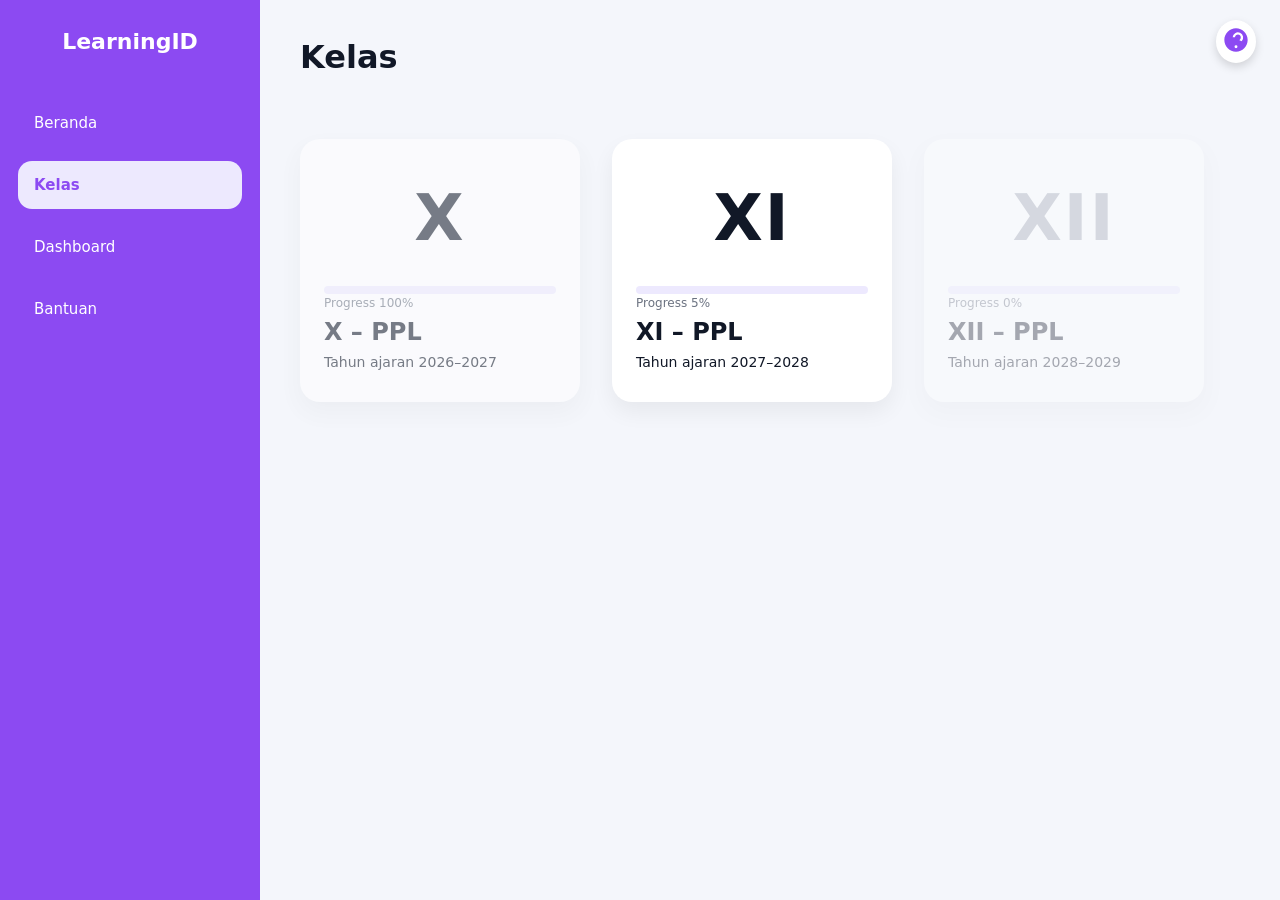
<file: kelas.html>
<!DOCTYPE html>
<html lang="id">
  <head>
    <meta charset="UTF-8" />
    <meta name="viewport" content="width=device-width, initial-scale=1.0" />

    <title>Kelas | Learning ID</title>

    <!-- CSS Global (akan dihubungkan kemudian) -->
    <link rel="stylesheet" href="base.css" />
    <link rel="stylesheet" href="layout.css" />
    <link rel="stylesheet" href="components.css" />
  </head>
  <body>
    <button class="hamburger-btn" id="hamburgerBtn" aria-label="Menu">
      <svg viewBox="0 0 24 24" class="hamburger-icon">
        <path d="M3 6h18M3 12h18M3 18h18" />
      </svg>
    </button>
    <!-- SIDEBAR -->
    <aside class="sidebar" id="sidebar">
      <div class="sidebar-brand">
        <div class="logo">LearningID</div>
      </div>

      <nav class="sidebar-menu">
        <a href="beranda.html" class="menu-item">
          <span>Beranda</span>
        </a>
        <a href="kelas.html" class="menu-item active">
          <span>Kelas</span>
        </a>
        <a href="dashboard.html" class="menu-item">
          <span>Dashboard</span>
        </a>
        <a href="bantuan.html" class="menu-item">
          <span>Bantuan</span>
        </a>
      </nav>
    </aside>

    <!-- MAIN CONTENT -->
    <main class="main-content">
      <div class="page-header">
        <button id="btnHelpIcon" class="help-icon-btn" aria-label="Bantuan">
          <svg
            viewBox="0 0 24 24"
            class="help-icon"
            xmlns="http://www.w3.org/2000/svg"
          >
            <path
              d="M12 2C6.48 2 2 6.48 2 12s4.48 10 10 10
    10-4.48 10-10S17.52 2 12 2zm0 17a1.25 1.25 0 1 1 0-2.5
    1.25 1.25 0 0 1 0 2.5zm1.07-7.75-.9.92C11.45 12.9 11
    13.5 11 15h2v-.5c0-.55.45-1.05 1.17-1.75l1.24-1.26a2.5
    2.5 0 1 0-4.27-1.77h-2a4.5 4.5 0 1 1 7.73 3.36z"
            />
          </svg>
        </button>
        <h1 class="page-title">Kelas</h1>
      </div>

      <!-- CONTAINER CARD KELAS -->
      <section class="kelas-container">
        <!-- CARD KELAS X (SELESAI) -->
        <div class="kelas-card completed">
          <div class="kelas-header">
            <span class="kelas-level">X</span>
          </div>

          <div class="kelas-progress">
            <div class="progress-bar"></div>
            <div class="progress-label">
              <span>Progress</span>
              <span>100%</span>
            </div>
          </div>

          <div class="kelas-info">
            <h2>X – PPL</h2>
            <p>Tahun ajaran 2026–2027</p>
          </div>
        </div>

        <!-- CARD KELAS XI (AKTIF) -->
        <a href="pertemuan.html" class="kelas-card active">
          <div class="kelas-header">
            <span class="kelas-level">XI</span>
          </div>

          <div class="kelas-progress">
            <div class="progress-bar"></div>
            <div class="progress-label">
              <span>Progress</span>
              <span>5%</span>
            </div>
          </div>

          <div class="kelas-info">
            <h2>XI – PPL</h2>
            <p>Tahun ajaran 2027–2028</p>
          </div>
        </a>

        <!-- CARD KELAS XII (TERKUNCI) -->
        <div class="kelas-card locked">
          <div class="kelas-header">
            <span class="kelas-level">XII</span>
          </div>

          <div class="kelas-progress">
            <div class="progress-bar"></div>
            <div class="progress-label">
              <span>Progress</span>
              <span>0%</span>
            </div>
          </div>

          <div class="kelas-info">
            <h2>XII – PPL</h2>
            <p>Tahun ajaran 2028–2029</p>
          </div>
        </div>
      </section>
      <div id="helpModal" class="modal hidden">
        <div class="modal-content">
          <h2>Bantuan Penggunaan</h2>

          <h4>Kelas & Pertemuan</h4>
          <ul>
            <li>Kelas disesuaikan jenjang siswa</li>
            <li>Pertemuan dibuka bertahap</li>
          </ul>

          <h4>Video & Kuis</h4>
          <ul>
            <li>Video wajib ditonton sampai selesai</li>
            <li>Kuis terbuka setelah video selesai</li>
          </ul>

          <h4>Navigasi</h4>
          <p>Gunakan breadcrumbs untuk mengetahui posisi belajar</p>

          <button id="goHelpPage" class="btn-secondary">
            👉 Kunjungi Halaman Bantuan
          </button>
          <button id="closeHelp" class="btn-primary">Tutup</button>
        </div>
      </div>
    </main>
    <script src="sidebar.js" defer></script>

    <script src="bantuan-modal.js" defer></script>
  </body>
</html>
</file>
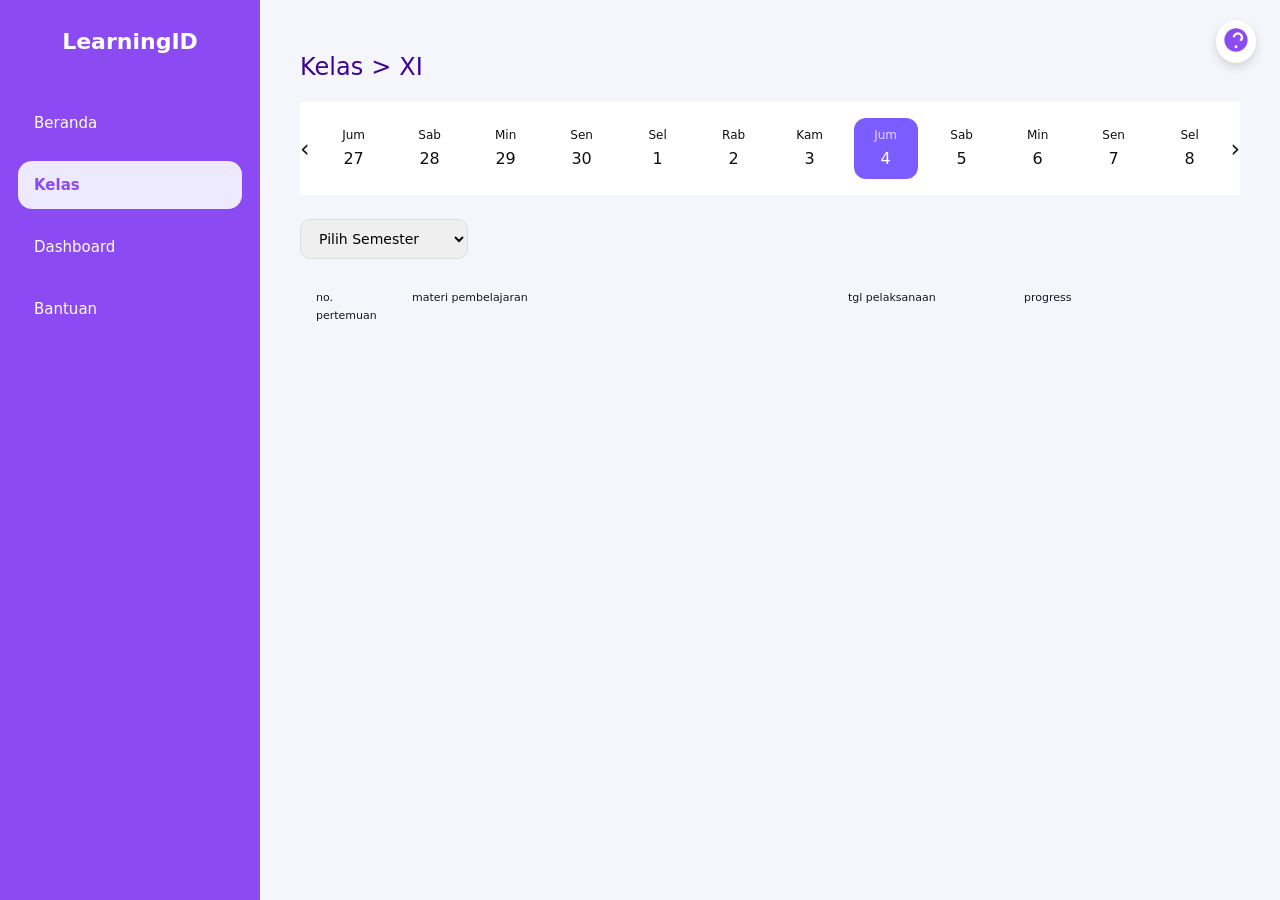
<file: pertemuan.html>
<!DOCTYPE html>
<html lang="id">
  <head>
    <meta charset="UTF-8" />
        <meta name="viewport" content="width=device-width, initial-scale=1.0" />

    <title>Pertemuan | LearningID</title>
    <link rel="stylesheet" href="base.css" />
    <link rel="stylesheet" href="layout.css" />
    <link rel="stylesheet" href="components.css" />
  </head>
  <body>
<button class="hamburger-btn" id="hamburgerBtn" aria-label="Menu">
  <svg viewBox="0 0 24 24" class="hamburger-icon">
    <path d="M3 6h18M3 12h18M3 18h18"/>
  </svg>
</button>    <!-- ⚠️ DISALIN PERSIS DARI BERANDA.HTML -->
<aside class="sidebar" id="sidebar">
      <div class="sidebar-brand">
        <div class="logo">LearningID</div>
      </div>

      <nav class="sidebar-menu">
        <a href="beranda.html" class="menu-item">Beranda</a>
        <a href="kelas.html" class="menu-item active">Kelas</a>
        <a href="dashboard.html" class="menu-item">Dashboard</a>
        <a href="bantuan.html" class="menu-item">Bantuan</a>
      </nav>
    </aside>
<!-- Breadcrumbs Container -->

    <!-- MAIN CONTENT -->
    <main class="main-content">
      <div id="breadcrumbs" class="breadcrumbs"></div>
 <button id="btnHelpIcon" class="help-icon-btn" aria-label="Bantuan">
  <svg viewBox="0 0 24 24" class="help-icon" xmlns="http://www.w3.org/2000/svg">
    <path d="M12 2C6.48 2 2 6.48 2 12s4.48 10 10 10
    10-4.48 10-10S17.52 2 12 2zm0 17a1.25 1.25 0 1 1 0-2.5
    1.25 1.25 0 0 1 0 2.5zm1.07-7.75-.9.92C11.45 12.9 11
    13.5 11 15h2v-.5c0-.55.45-1.05 1.17-1.75l1.24-1.26a2.5
    2.5 0 1 0-4.27-1.77h-2a4.5 4.5 0 1 1 7.73 3.36z"/>
  </svg>
</button>



      <!-- KALENDER (STICKY) -->
      <section class="calendar-wrapper">
        <button class="calendar-nav prev">‹</button>

        <div class="calendar-strip">
          <!-- ITEM HARI -->
          <!-- di-generate JS -->
          <!-- contoh struktur -->
          <!--
        <div class="calendar-day active">
          <span class="day-name">Sen</span>
          <span class="day-date">2</span>
        </div>
        --></div>

        <button class="calendar-nav next">›</button>
      </section>

      <!-- FILTER SEMESTER -->
      <section class="semester-filter">
        <select id="semesterSelect">
          <option value="">Pilih Semester</option>
          <option value="ganjil">Semester Ganjil</option>
          <option value="genap">Semester Genap</option>
        </select>
      </section>

      <!-- TABEL PERTEMUAN -->
      <!-- ⚠️ AWALNYA DISEMBUNYIKAN -->
    <!-- PERTEMUAN -->
<section class="pertemuan-container hidden" id="pertemuanContainer">

  <!-- HEADER KLASIFIKASI (HANYA VISUAL) -->
  <div class="pertemuan-columns">
    <div>No. Pertemuan</div>
    <div>Materi Pembelajaran</div>
    <div>Tgl Pelaksanaan</div>
    <div>Progress</div>
  </div>

  <!-- LIST ITEM -->
  <div class="pertemuan-list"></div>

</section>
<div id="helpModal" class="modal hidden">
  <div class="modal-content">
    <h2>Bantuan Penggunaan</h2>

    <h4>Kelas & Pertemuan</h4>
    <ul>
      <li>Kelas disesuaikan jenjang siswa</li>
      <li>Pertemuan dibuka bertahap</li>
    </ul>

    <h4>Video & Kuis</h4>
    <ul>
      <li>Video wajib ditonton sampai selesai</li>
      <li>Kuis terbuka setelah video selesai</li>
    </ul>

    <h4>Navigasi</h4>
    <p>Gunakan breadcrumbs untuk mengetahui posisi belajar</p>

    <button id="goHelpPage" class="btn-secondary" >👉 Kunjungi Halaman Bantuan</button>
    <button id="closeHelp" class="btn-primary">Tutup</button>
  </div>
</div>



    <!-- JS -->
     <script src="navigasi.js"></script>
     <script src="bantuan-modal.js" defer></script>
          <script src="sidebar.js" defer></script>

<script src="pertemuan.js"></script>
  </body>
</html>
</file>
<file: index.css>
* {
  box-sizing: border-box;
  font-family: 'Inter', system-ui, sans-serif;
}

body {
  margin: 0;
  background: linear-gradient(135deg, #6d28d9, #7c3aed);
  min-height: 100vh;
  display: flex;
  align-items: center;
  justify-content: center;
}

.login-wrapper {
  width: 100%;
  padding: 24px;
}

.login-card {
  max-width: 380px;
  margin: auto;
  background: #ffffff;
  padding: 32px 28px;
  border-radius: 14px;
  box-shadow: 0 20px 40px rgba(0,0,0,0.2);
}

.login-card h1 {
  margin: 0;
  text-align: center;
  color: #6d28d9;
}

.subtitle {
  text-align: center;
  font-size: 14px;
  color: #6b7280;
  margin-bottom: 24px;
}

label {
  display: block;
  font-size: 13px;
  margin-bottom: 6px;
  color: #374151;
}

input {
  width: 100%;
  padding: 10px 12px;
  margin-bottom: 16px;
  border-radius: 8px;
  border: 1px solid #d1d5db;
  font-size: 14px;
}

input:focus {
  outline: none;
  border-color: #7c3aed;
}

button {
  width: 100%;
  padding: 12px;
  border: none;
  border-radius: 10px;
  background: #7c3aed;
  color: white;
  font-size: 15px;
  font-weight: 600;
  cursor: pointer;
}

button:hover {
  background: #6d28d9;
}

.error-text {
  margin-top: 12px;
  font-size: 13px;
  color: #dc2626;
  text-align: center;
}

/* MOBILE */
@media (max-width: 480px) {
  .login-card {
    padding: 24px 20px;
  }
}
</file>
<file: base.css>
/* ===============================
   BASE CSS
   Reset & Global Style
================================ */

* {
  margin: 0;
  padding: 0;
  box-sizing: border-box;
}

:root {
  --ungu-primary: #8c4af2;
  --ungu-soft: #ede9fe;
  --ungu-hover: #8c4af2;

  --putih: #ffffff;
  --abu-bg: #fbf8ff;
  --abu-text: #6b7280;
  --hitam: #1f2937;

  --radius: 14px;
  --shadow-soft: 0 6px 16px rgba(0, 0, 0, 0.08);
}

body {
  font-family: "Segoe UI", system-ui, -apple-system, BlinkMacSystemFont,
    sans-serif;
  background-color: var(--abu-bg);
  color: var(--hitam);
  line-height: 1.6;
}

a {
  text-decoration: none;
  color: inherit;
}

h1,
h2 {
  font-weight: 600;
}

p {
  color: var(--abu-text);
  font-size: 14px;
}

p strong {
    font-size: 15px;
  display: block;
  margin-bottom: 6px; /* atur sesuai selera: 6–10px aman */
}
ul {
  list-style: none;
  padding-left: 0;
}

ul li {
  position: relative;
  padding-left: 14px;
  margin-bottom: 6px;
}

ul li::before {
  content: "-";
  position: absolute;
  left: 0;
}
</file>
<file: layout.css>
/* ===============================
   LAYOUT CSS
   Sidebar, Hamburger, Page Layout
================================ */

/* ===============================
   DEFAULT (DESKTOP)
================================ */

.sidebar {
  position: fixed;
  top: 0;
  left: 0;
  width: 260px;
  height: 100vh;
  background-color: var(--ungu-primary);
  padding: 24px 18px;
  display: flex;
  flex-direction: column;
  z-index: 2000;
}

.sidebar-brand {
  margin-bottom: 40px;
}

.sidebar-brand .logo {
  color: var(--putih);
  font-size: 22px;
  font-weight: 700;
  text-align: center;
}

.sidebar-menu {
  display: flex;
  flex-direction: column;
  gap: 14px;
}

.menu-item {
  padding: 12px 16px;
  border-radius: var(--radius);
  color: var(--putih);
  font-size: 15px;
  transition: background 0.2s;
}

.menu-item:hover {
  background-color: rgba(255, 255, 255, 0.15);
}

.menu-item.active {
  background-color: var(--ungu-soft);
  color: var(--ungu-primary);
  font-weight: 600;
}

/* ===============================
   MAIN CONTENT
================================ */

.main-content {
  margin-left: 260px;
  padding: 32px 40px;
  position: relative;
}

/* ===============================
   PAGE HEADER
================================ */

.page-header {
  display: flex;
  align-items: center;
  justify-content: space-between;
  position: relative;
  margin-bottom: 24px;
}

.page-title {
  font-size: 26px;
}

/* ===============================
   HELP ICON
================================ */

.help-icon-btn {
  position: fixed;
  top: 20px;
  right: 24px;
  background: white;
  border: none;
  cursor: pointer;
  padding: 6px;
  border-radius: 50%;
  z-index: 10002;
  box-shadow: 0 4px 10px rgba(0, 0, 0, 0.15);
}

.help-icon-btn:hover {
  background: #eef2f7;
}

.help-icon {
  width: 28px;
  height: 28px;
  fill: var(--ungu-primary);
}

/* ===============================
   HAMBURGER BUTTON
================================ */

.hamburger-btn {
  display: none;
  position: fixed;
  top: 16px;
  left: 16px;
  z-index: 10001;
  background: white;
  border: none;
  padding: 8px;
  border-radius: 10px;
  box-shadow: 0 4px 12px rgba(0, 0, 0, 0.15);
  cursor: pointer;
}

.hamburger-icon {
  width: 24px;
  height: 24px;
  stroke: #6d28d9;
  stroke-width: 2.5;
  fill: none;
}

/* ===============================
   MOBILE MODE
================================ */

@media (max-width: 768px) {
  /* Sidebar disembunyikan */
  .sidebar {
    transform: translateX(-100%);
    transition: transform 0.3s ease;
  }

  .sidebar.active {
    transform: translateX(0);
  }

  /* Main content full width */
  .main-content {
    margin-left: 0 !important;
    padding: 24px 20px;
  }

  /* Hamburger muncul */
  .hamburger-btn {
    display: block;
  }

  /* Help icon tetap di kanan atas */
  .help-icon-btn {
    top: 16px;
    right: 16px;
  }

  .help-icon {
    width: 22px;
    height: 22px;
  }
}
/* ===============================
   MODAL BANTUAN
=============================== */

.modal {
  position: fixed;
  inset: 0;
  background: rgba(0, 0, 0, 0.45);
  display: flex;
  align-items: center;
  justify-content: center;
  z-index: 9999;
}

.modal.hidden {
  display: none;
}

.modal-content {
  background: #ffffff;
  padding: 28px 24px;
  border-radius: 14px;
  width: 90%;
  max-width: 480px;
  box-shadow: 0 20px 40px rgba(0, 0, 0, 0.25);
  animation: modalFade 0.25s ease;
}

@keyframes modalFade {
  from {
    transform: scale(0.95);
    opacity: 0;
  }
  to {
    transform: scale(1);
    opacity: 1;
  }
}

.modal-content h2 {
  margin: 0 0 12px;
  font-size: 22px;
}

.modal-content h4 {
  margin-top: 18px;
  margin-bottom: 6px;
  font-size: 15px;
}

.modal-content ul {
  padding-left: 18px;
  margin-top: 4px;
  font-size: 14px;
  color: #374151;
}

.modal-content p {
  font-size: 14px;
  color: #374151;
}

/* === AREA BUTTON (VERTIKAL) === */
.modal-actions {
  display: flex;
  flex-direction: column;
  gap: 10px;
  margin-top: 24px;
}

.modal-actions button {
  padding: 10px 14px;
  border: none;
  border-radius: 8px;
  cursor: pointer;
  font-weight: 600;
  font-size: 14px;
}

/* BUTTON KE HALAMAN BANTUAN (ATAS) */
#goHelpPage {
  background: #2563eb;
  color: white;
}

#goHelpPage:hover {
  background: #1d4ed8;
}

/* BUTTON TUTUP (BAWAH) */
#closeHelp {
  background: #e5e7eb;
  color: #111827;
}

#closeHelp:hover {
  background: #d1d5db;
}

/* OPTIONAL: Biar aman posisi icon */
.main-content {
  position: relative;
}
* {
  box-sizing: border-box;
  font-family: system-ui, -apple-system, sans-serif;
}

body {
  margin: 0;
  background: #f4f6fb;
  color: #111827;
}
</file>
<file: components.css>
/* ===============================
   COMPONENTS CSS
   Card, Button, UI Elements
================================ */

/* =========================
   BREADCRUMBS
========================= */
:root {
  --primary: #8c4af2;
  --primary-soft: #ede9fe;
  --primary-light: #f5f3ff;
  --text-dark: #111827;
  --text-muted: #6b7280;
  --success: #22c55e;
  --danger: #ef4444;
  --white: #ffffff;
  --radius: 14px;
}
.breadcrumbs {
  display: flex;
  flex-wrap: wrap;
  gap: 8px;
  padding: 16px 0;

  font-size: 24px; /* lebih besar */
  font-weight: 500;
  color: #3e0497; /* panah & teks sama warna */

  /* PENTING */
  justify-content: flex-start;
  align-items: center;
}

.breadcrumbs span {
  white-space: nowrap;
}

.breadcrumbs .link {
  cursor: pointer;
}

.breadcrumbs .link:hover {
  text-decoration: underline;
}

@media (max-width: 768px) {
  .breadcrumbs {
    margin-left: 0; /* sidebar biasanya collapse */
    padding: 12px 16px;
    font-size: 15px;
  }
}

.btn-primary,
.btn-secondary {
  flex: 1;
  padding: 12px 14px;
  border-radius: 12px;
  font-weight: 600;
  font-size: 14px;
  cursor: pointer;
  border: none;
  transition: background-color 0.25s ease, color 0.25s ease,
    box-shadow 0.25s ease;
}

.btn-primary {
  background: var(--primary);
  color: #ffffff;
}
.btn-secondary {
  background: #e3d0ff;
  color: #3e0497;
}

/* PRIMARY hover */
.btn-primary:hover:not(:disabled) {
  background: #e3d0ff; /* ungu lebih gelap */
  color: #3e0497;
  box-shadow: 0 8px 18px rgba(139, 92, 246, 0.35);
}

/* SECONDARY hover → jadi ungu tua + teks putih */
.btn-secondary:hover:not(:disabled) {
  background: var(--primary);
  color: #ffffff;
  box-shadow: 0 8px 18px rgba(139, 92, 246, 0.25);
}

.btn-primary:disabled,
.btn-secondary:disabled {
  opacity: 0.5;
  cursor: not-allowed;
  box-shadow: none;
}

.btn-primary:active,
.btn-secondary:active {
  transform: scale(0.97);
}
/* WELCOME CARD */

.welcome-card {
  background-color: var(--ungu-soft);
  border-radius: var(--radius);
  padding: 28px;
  display: flex;
  justify-content: space-between;
  align-items: center;
  box-shadow: var(--shadow-soft);
}

.welcome-text h2 {
  margin-bottom: 8px;
}

.welcome-text p {
  margin-bottom: 16px;
}

.avatar-circle {
  width: 80px;
  height: 80px;
  border-radius: 50%;
  background-color: var(--ungu-primary);
}

/* GRID */

.card-grid {
  display: grid;
  gap: 20px;
}

.card-grid.four-column {
  grid-template-columns: repeat(4, 1fr);
}

/* INFO CARD */

.info-card {
  background-color: var(--putih);
  border-radius: var(--radius);
  padding: 22px;
  box-shadow: var(--shadow-soft);
  text-align: center;
}

.info-card .icon {
  width: 36px;
  height: 36px;
  background-color: var(--ungu-primary);
  border-radius: 50%;
  margin: 0 auto 12px;
}

/* STEP */

.step-grid {
  display: grid;
  grid-template-columns: repeat(6, 1fr);
  gap: 16px;
}

.step-card {
  background-color: var(--putih);
  border-radius: var(--radius);
  padding: 14px;
  text-align: center;
  box-shadow: var(--shadow-soft);
  position: relative;
}

.step-card p {
  font-size: 13px;
  font-weight: 500;
}

.step-number {
  position: absolute;
  bottom: -10px;
  left: 50%;
  transform: translateX(-50%);
  background-color: var(--ungu-primary);
  color: var(--putih);
  width: 26px;
  height: 26px;
  border-radius: 50%;
  font-size: 13px;
  display: flex;
  align-items: center;
  justify-content: center;
}

/* CTA */

.cta-section {
  margin: 50px 0 20px;
}

/* =====================
   KONTEN HALAMAN KELAS
===================== */

.page-title {
  font-size: 32px;
  font-weight: 700;
  margin-bottom: 32px;
}

/* Container kartu */
.kelas-container {
  display: flex;
  gap: 32px;
}

/* =====================
   KARTU KELAS
===================== */

.kelas-card {
  width: 280px;
  background-color: #ffffff;
  padding: 28px 24px;
  border-radius: 20px;
  display: flex;
  flex-direction: column;
  box-shadow: 0 10px 22px rgba(0, 0, 0, 0.06);
}

/* Angka Romawi */
.kelas-header {
  font-size: 64px;
  font-weight: 800;
  text-align: center;
  letter-spacing: 2px;
  color: var(--color-primary);
}

/* =====================
   PROGRESS
===================== */

.kelas-progress {
  margin-top: 16px;
}

.progress-bar {
  height: 10px;
  background-color: #e5e7eb;
  border-radius: 999px;
  overflow: hidden;
}

.progress-bar span {
  height: 100%;
  display: block;
  border-radius: 999px;
}

/* =====================
   INFO
===================== */

.kelas-info {
  margin-top: auto;
}

.kelas-info h3 {
  font-size: 18px;
  font-weight: 600;
}

.kelas-info p {
  font-size: 14px;
  color: var(--color-muted);
}
/* =====================
   KONTEN HALAMAN KELAS
===================== */

.page-title {
  font-size: 32px;
  font-weight: 700;
  margin-bottom: 32px;
}

/* Container kartu */
.kelas-container {
  display: flex;
  gap: 32px;
}

/* =====================
   KARTU KELAS
===================== */

.kelas-card {
  width: 280px;
  background-color: #ffffff;
  padding: 28px 24px;
  border-radius: 20px;
  display: flex;
  flex-direction: column;
  box-shadow: 0 10px 22px rgba(0, 0, 0, 0.06);
}

/* Angka Romawi */
.kelas-header {
  font-size: 64px;
  font-weight: 800;
  text-align: center;
  letter-spacing: 2px;
  color: var(--color-primary);
}

/* =====================
   PROGRESS
===================== */

.kelas-progress {
  margin-top: 16px;
}

.progress-bar {
  height: 10px;
  background-color: #e5e7eb;
  border-radius: 999px;
  overflow: hidden;
}

.progress-bar span {
  height: 100%;
  display: block;
  border-radius: 999px;
}

/* =====================
   INFO
===================== */

.kelas-info {
  margin-top: auto;
}

.kelas-info h3 {
  font-size: 18px;
  font-weight: 600;
}

.kelas-info p {
  font-size: 14px;
  color: var(--color-muted);
}

.kelas-card.completed {
  opacity: 0.55;
  pointer-events: none;
}

.kelas-card.completed .progress-bar span {
  width: 100%;
  background-color: var(--color-success);
}

.kelas-card.active {
  border: 2px solid var(--color-primary);
  cursor: pointer;
}

.kelas-card.active .progress-bar span {
  width: 5%;
  background-color: var(--color-primary);
}

.kelas-card.locked {
  opacity: 0.35;
  pointer-events: none;
}

.kelas-card.locked .kelas-header {
  color: #9ca3af;
}

.kelas-card.locked .progress-bar span {
  width: 0%;
  background-color: #d1d5db;
}

/* =========================
   HALAMAN PERTEMUAN
========================= */

/* Header */
.pertemuan-header h1 {
  font-size: 28px;
  font-weight: 700;
  margin-bottom: 24px;
}

/* =========================
   KALENDER
========================= */

.calendar-wrapper {
  position: sticky;
  top: 0;
  z-index: 10;
  background: #fff;
  padding: 16px 0;
  display: flex;
  align-items: center;
  gap: 12px;
}

.calendar-nav {
  background: none;
  border: none;
  font-size: 24px;
  cursor: pointer;
  color: var(--color-primary);
}

.calendar-strip {
  display: flex;
  flex: 1;
  gap: 12px;
  overflow: hidden; /* ⬅️ BUKAN auto */
}

.calendar-day {
  flex: 1;
  min-width: 64px;
  position: relative;
  padding: 8px 0;
  border-radius: 12px;
  text-align: center;
  cursor: pointer;
  color: #111;
  display: flex;
  flex-direction: column;
  align-items: center;
  justify-content: center;
}

/* 🔥 PENANDA HARI INI (SIDEBAR STYLE) */
.calendar-day.today::before {
  content: "";
  position: absolute;
  inset: 0;
  background: #7b5cff;
  border-radius: 12px;
  z-index: -1;
}

.calendar-day.today {
  color: #fff;
}

.calendar-day .day-name {
  font-size: 12px;
  color: var(--color-muted);
}

.calendar-day.today .day-name {
  color: #e0d9ff;
}

/* optional: kalau diklik */
.calendar-day.active {
  outline: 2px solid #7b5cff;
}

/* =========================
   FILTER SEMESTER
========================= */

.semester-filter {
  margin: 24px 0;
}

.semester-filter select {
  padding: 10px 14px;
  border-radius: 10px;
  border: 1px solid #ddd;
  font-size: 14px;
}

/* =========================
   TABEL PERTEMUAN
========================= */
/* =========================
   ITEM BASE
========================= */
/* =========================
   ITEM CARD
========================= */

.pertemuan-item {
  display: grid;
  grid-template-columns: 80px 1fr 160px 200px;
  align-items: center;
  padding: 18px 16px;
  margin-bottom: 12px;
  background: #fff;
  border-radius: 16px;
  cursor: pointer;
}
/* HEADER KOLUMN (VISUAL SAJA) */
.pertemuan-columns {
  display: grid;
  grid-template-columns: 80px 1fr 160px 200px;
  gap: 16px;
  padding: 6px 16px;
  font-size: 11px;
  color: var(--color-muted);
  text-transform: lowercase;
}

/* RESPONSIVE */
@media (max-width: 1024px) {
  .pertemuan-columns {
    grid-template-columns: 60px 1fr 120px 160px;
    font-size: 10px;
  }
}

.pertemuan-item:hover {
  box-shadow: 0 6px 16px rgba(0, 0, 0, 0.05);
}

/* NOMOR BESAR */
.pertemuan-no {
  font-size: 32px;
  font-weight: 700;
  color: #111;
}
.pertemuan-judul {
  font-weight: 600;
  color: #111;
}
.pertemuan-tanggal {
  color: #555;
}

.progress-wrapper {
  display: flex;
  align-items: center;
  gap: 12px;
}

.progress-bar {
  flex: 1;
  height: 8px;
  background: #ede9fe;
  border-radius: 999px;
  overflow: hidden;
}

.progress-bar span {
  display: block;
  height: 100%;
  background: #8b5cf6;
}

.progress-label {
  font-size: 12px;
  color: #6b7280;
}

/* =========================
   LOCKED (DISABLED)
========================= */

.pertemuan-item.locked {
  background: #f5e6ff;
  opacity: 0.6;
  pointer-events: none;
}

.pertemuan-item.locked .progress-bar span {
  background: #e0c6ff;
}
.lock-overlay {
  position: absolute;
  inset: 0;
  background: rgba(124, 58, 237, 0.12);
  display: flex;
  align-items: center;
  justify-content: center;
  font-size: 13px;
  font-weight: 500;
  color: #6b21a8;
  border-radius: 12px;
}

.main {
  overflow-x: hidden;
}

.pertemuan-container,
.calendar-strip {
  max-width: 100%;
  overflow-x: hidden;
}
.main-content {
  margin-left: 260px;
  padding: 32px 40px;
}
.help-page {
  max-width: 900px;
  margin: auto;
  padding: 20px;
}

.help-intro {
  margin-bottom: 24px;
  color: #555;
}

.accordion-item {
  border: 1px solid #ddd;
  border-radius: 8px;
  margin-bottom: 12px;
  overflow: hidden;
}

.accordion-header {
  width: 100%;
  background: #f8f9fa;
  border: none;
  padding: 14px 16px;
  font-size: 16px;
  font-weight: 600;
  text-align: left;
  cursor: pointer;
  display: flex;
  justify-content: space-between;
  align-items: center;
}

.accordion-header:hover {
  background: #eef1f4;
}

.accordion-content {
  display: none;
  padding: 16px;
  background: #fff;
  color: #333;
}

.accordion-item.active .accordion-content {
  display: block;
}

.accordion-item .icon {
  font-size: 14px;
  transition: transform 0.2s ease;
}

.accordion-item.active .icon {
  transform: rotate(180deg); /* v → ^ */
}

.dashboard {
  max-width: 900px;
  margin: auto;
  padding: 20px;
}

.dashboard-header h1 {
  margin-bottom: 4px;
}

.subtitle {
  color: #6b7280;
  margin-bottom: 20px;
}

/* CARD */
.card {
  background: #ffffff;
  border-radius: 12px;
  padding: 20px;
  margin-bottom: 20px;
  box-shadow: 0 8px 20px rgba(0, 0, 0, 0.05);
}

.card h2 {
  margin-top: 0;
  margin-bottom: 12px;
}

/* SUMMARY */
.summary-grid {
  display: grid;
  grid-template-columns: repeat(auto-fit, minmax(140px, 1fr));
  gap: 16px;
}

.label {
  font-size: 14px;
  color: #6b7280;
}

.value {
  font-size: 20px;
  font-weight: 600;
}

/* STATUS */
.status {
  padding: 6px 12px;
  border-radius: 999px;
  font-size: 13px;
  font-weight: 600;
  display: inline-block;
}

.selesai {
  background: #dcfce7;
  color: #166534;
}

.proses {
  background: #dbeafe;
  color: #1e40af;
}

.terkunci {
  background: #e5e7eb;
  color: #374151;
}

/* KELAS */
.class-progress {
  list-style: none;
  padding: 0;
  margin: 0;
}

.class-progress li {
  display: flex;
  justify-content: space-between;
  padding: 10px 0;
  border-bottom: 1px solid #f1f5f9;
}

.note {
  font-size: 14px;
  color: #6b7280;
  margin-top: 10px;
}

/* PERTEMUAN */
.meeting-grid {
  display: grid;
  grid-template-columns: repeat(4, 1fr);
  gap: 10px;
}

.meeting {
  text-align: center;
  padding: 14px 0;
  border-radius: 8px;
  font-weight: 600;
}

/* INFO */
.info ul {
  padding-left: 18px;
}

.disclaimer {
  font-size: 13px;
  color: #6b7280;
  margin-top: 10px;
}

/* MOBILE */
@media (max-width: 600px) {
  .meeting-grid {
    grid-template-columns: repeat(3, 1fr);
  }
}
</file>
<file: belajar.css>
/* ===============================
   GLOBAL HALAMAN BELAJAR
================================ */
:root {
  --primary: #8c4af2;
  --primary-soft: #ede9fe;
  --primary-light: #f5f3ff;
  --text-dark: #111827;
  --text-muted: #6b7280;
  --success: #22c55e;
  --danger: #ef4444;
  --white: #ffffff;
  --radius: 14px;
}

main.main-content {
  padding: 24px 32px;
  background: #faf7ff;
  min-height: 100vh;
  box-sizing: border-box;
  font-family: inherit;
  box-shadow: 0 30px 40px rgba(139, 92, 246, 0.3);
}

/* ===============================
   HEADER
================================ */
.pertemuan-header h1 {
  font-size: 28px;
  font-weight: 700;
  color: #3b1fa6;
  margin-bottom: 16px;
}

/* ===============================
   BUTTON GLOBAL
================================ */
.btn-primary,
.btn-secondary {
  flex: 1;
  padding: 12px 14px;
  border-radius: 12px;
  font-weight: 600;
  font-size: 14px;
  cursor: pointer;
  border: none;
  transition: background-color 0.25s ease, color 0.25s ease,
    box-shadow 0.25s ease;
}

.btn-primary {
  background: #e3d0ff;
  color: #3e0497;
}
.btn-secondary {
  background: var(--primary);
  color: #ffffff;
}

/* PRIMARY hover */
.btn-primary:hover:not(:disabled) {
  background: var(--primary); /* ungu lebih gelap */
  color: #ffffff;
  box-shadow: 0 8px 18px rgba(139, 92, 246, 0.35);
}

/* SECONDARY hover → jadi ungu tua + teks putih */
.btn-secondary:hover:not(:disabled) {
  background: #e3d0ff;
  color: #3e0497;
  box-shadow: 0 8px 18px rgba(139, 92, 246, 0.25);
}

.btn-primary:disabled,
.btn-secondary:disabled {
  opacity: 0.5;
  cursor: not-allowed;
  box-shadow: none;
}

.btn-primary:active,
.btn-secondary:active {
  transform: scale(0.97);
}
/* ===============================
   PRE-LEARNING CARD
================================ */
.info-card {
  background: #ffffff;
  border-radius: 16px;
  box-shadow: 0 4px 10px rgba(0, 0, 0, 0.08);

  padding: 24px 28px;
  margin-top: 16px;
  max-width: 900px;
  border: 1px solid #e5e7eb;
}

.info-card h2 {
  font-size: 20px;
  font-weight: 700;
  color: #111827;
  margin: 20px 0 8px;
}

.info-card p {
  font-size: 14px;
  color: #374151;
  line-height: 1.7;
  margin-bottom: 8px;
}

.info-card ul {
  padding-left: 20px;
  margin-bottom: 12px;
}

.info-card li {
  font-size: 14px;
  color: #374151;
  line-height: 1.6;
}

/* ===============================
   MULAI BELAJAR BUTTON
================================ */
#btnMulaiBelajar {
  margin-top: 20px;
}

/* ===============================
   MODAL OVERLAY
================================ */
.modal-overlay {
  position: fixed;
  inset: 0;
  background: rgba(0, 0, 0, 0.35);
  display: flex;
  align-items: center;
  justify-content: center;
  z-index: 999;
}

.modal-overlay.hidden {
  display: none;
}

/* ===============================
   MODAL BOX
================================ */
.modal {
  background: #ffffff;
  border-radius: 18px;
  padding: 24px 26px;
  width: 100%;
  max-width: 420px;
  box-shadow: 0 20px 40px rgba(0, 0, 0, 0.15);
}

.modal h2 {
  font-size: 20px;
  font-weight: 700;
  color: #111827;
  margin-bottom: 16px;
}

/* ===============================
   FORM
================================ */
.form-group {
  display: flex;
  flex-direction: column;
  margin-bottom: 14px;
}

.form-group label {
  font-size: 13px;
  color: #6b7280;
  margin-bottom: 6px;
}

.form-group input {
  padding: 10px 12px;
  border-radius: 12px;
  border: 2px solid #d8b4fe;
  font-size: 14px;
}

.form-group input:focus {
  outline: none;
  border-color: #8b5cf6;
}

/* ===============================
   READONLY BOX
================================ */
.readonly-box {
  border: 2px solid #d8b4fe;
  border-radius: 12px;
  padding: 12px;
  font-size: 14px;
  color: #111827;
  background: #faf5ff;
  line-height: 1.5;
}

/* ===============================
   MODAL ACTIONS
================================ */
.modal-actions {
  display: flex;
  justify-content: flex-end;
  gap: 12px;
  margin-top: 20px;
}

.modal-actions .btn {
  padding: 10px 18px;
  border-radius: 12px;
  font-size: 14px;
  font-weight: 600;
  border: none;
  cursor: pointer;
}

.modal-actions .btn.primary {
  background: #8b5cf6;
  color: #fff;
}

.modal-actions .btn.secondary {
  background: #ede9fe;
  color: #4c1d95;
}

/* ===============================
   CARD GENERAL (STATE 2)
================================ */
.card {
  background: #ffffff;
  border-radius: 16px;
  padding: 20px 24px;
  border: 1px solid #e5e7eb;
  box-shadow: 0 8px 20px rgba(139, 92, 246, 0.15);
}

/* ===============================
   INDICATOR HEADER
================================ */
.state.hidden {
  display: none;
}

.state.active {
  display: block;
}
.indicator-header h2 {
  font-size: 22px;
  font-weight: 700;
  color: #3b1fa6;
  margin-bottom: 4px;
}

.indicator-header h3 {
  font-size: 16px;
  font-weight: 600;
  color: #6d28d9;
  margin-bottom: 10px;
}

.indicator-header p {
  font-size: 14px;
  color: #374151;
  line-height: 1.7;
}

/* ===============================
   LEARNING LAYOUT
================================ */
/* ===============================
   LEARNING LAYOUT
================================ */
.learning-layout {
  display: grid;
  grid-template-columns: 2fr 1fr;
  gap: 20px;
  margin-top: 20px;
}

/* Card umum */
.learning-layout .card {
  background: #ffffff;
  border-radius: 18px;
  padding: 20px;
  border: 1px solid #e5e7eb;
  display: grid;
  grid-template-columns: 2fr 1fr;
  gap: 24px;
  margin-top: 24px;
  box-shadow: 0 6px 18px rgba(0, 0, 0, 0.06);
}

/* ===============================
   RESPONSIVE
================================ */
@media (max-width: 900px) {
  .learning-layout {
    grid-template-columns: 1fr;
  }
}

/* ===============================
   BUTTON KUIS (STATE 2)
================================ */
.btn-quiz {
  margin-top: 16px;
  width: 100%;
  padding: 14px;
  font-size: 16px;
  font-weight: 700;
  border-radius: 14px;

  background: var(--primary);
  color: var(--white);
  border: none;

  cursor: pointer;

  box-shadow: 0 6px 14px rgba(139, 92, 246, 0.35);

  transition: background 0.25s ease, transform 0.2s ease, box-shadow 0.2s ease;
}

.btn-quiz:hover:not(.disabled):not(:disabled) {
  background: #e3d0ff; /* ungu lebih gelap */
  color: #3e0497(0, 0%, 100%);
  box-shadow: 0 8px 18px rgba(139, 92, 246, 0.35);
}
.btn-quiz:active:not(.disabled):not(:disabled) {
  transform: scale(0.97);
  box-shadow: 0 6px 14px rgba(124, 58, 237, 0.35);
}
.btn-quiz.disabled,
.btn-quiz:disabled {
  opacity: 0.45;
  cursor: not-allowed;
  box-shadow: none;
  transform: none;
}

/* ===============================
   VIDEO SECTION
================================ */
/* ===============================
   VIDEO PLAYER STYLING
================================ */

.video-box {
  border: 4px solid #8b5cf6;
  border-radius: 18px;
  padding: 12px;
  background: #fff;
}

.video-wrapper {
  position: relative;
  width: 100%;
  padding-top: 56.25%;
  aspect-ratio: 16 / 9;
  border-radius: 14px;
  overflow: hidden;
  background: #000;
}

.video-wrapper iframe,
.video-wrapper div {
  position: absolute;
  inset: 0;
  width: 100%;
  height: 100%;
}

/* ===============================
   NOTE SECTION
================================ */
.note-section {
  background: #fff;
  border-radius: 16px;
  padding: 20px;
  border: 1px solid #e5e7eb;
  box-shadow: 0 6px 18px rgba(0, 0, 0, 0.06);
}

.note-section h3 {
  margin-bottom: 8px;
  font-size: 16px;
  font-weight: 700;
}

/* ===============================
   LEARNING ACTIONS
================================ */
.learning-actions {
  margin-top: 32px;
  display: flex;
  justify-content: flex-start;
}

/* Tombol Berikutnya */
.btn-next {
  padding: 12px 28px;
  font-size: 15px;
  font-weight: 700;
  border-radius: 999px;
  background: var(--primary);
  color: var(--white);
  border: none;
  cursor: pointer;
  box-shadow: 0 4px 12px rgba(139, 92, 246, 0.25);
  transition: transform 0.2s ease, box-shadow 0.2s ease, background 0.3s ease;
}

.btn-next:hover:not(.disabled) {
  background: #e3d0ff; /* ungu lebih gelap */
  color: #3e0497;
  box-shadow: 0 8px 18px rgba(139, 92, 246, 0.35);
}

.btn-next:active:not(.disabled) {
  transform: scale(0.97);
  box-shadow: 0n 4px 12px rgba(139, 92, 246, 0.25);
}

.btn-next.disabled,
.btn-next:disabled {
  opacity: 0.5;
  cursor: not-allowed;
  box-shadow: none;
}

.breadcrumbs {
  display: flex;
  flex-wrap: wrap;
  gap: 8px;
  padding: 16px 0;

  font-size: 24px; /* lebih besar */
  font-weight: 500;
  color: #3e0497; /* panah & teks sama warna */

  /* PENTING */
  justify-content: flex-start;
  align-items: center;
}

.breadcrumbs span {
  white-space: nowrap;
}

.breadcrumbs .link {
  cursor: pointer;
}

.breadcrumbs .link:hover {
  text-decoration: underline;
}

@media (max-width: 768px) {
  .breadcrumbs {
    margin-left: 0; /* sidebar biasanya collapse */
    padding: 12px 16px;
    font-size: 15px;
  }
}
.breadcrumb {
  display: flex;
  flex-wrap: wrap;
  gap: 8px;
  padding: 16px 0;

  font-size: 18px; /* lebih besar */
  font-weight: 500;
  color: #3e0497; /* panah & teks sama warna */

  /* PENTING */
  justify-content: flex-start;
  align-items: center;
}

.breadcrumb {
  white-space: nowrap;
}

.breadcrumb {
  cursor: pointer;
}

.breadcrumb {
  text-decoration: underline;
}

@media (max-width: 768px) {
  .breadcrumb {
    margin-left: 0; /* sidebar biasanya collapse */
    padding: 12px 16px;
    font-size: 12px;
  }
}
/* ===============================
   GLOBAL UTIL
================================ */
.hidden {
  display: none !important;
}

.disabled {
  opacity: 0.5;
  pointer-events: none;
}

/* ===============================
========================
   CARD
================================ */
</file>
<file: quiz.css>
/* ===============================
   ROOT & RESET
=============================== */
:root {
  --primary: #8c4af2;
  --primary-soft: #ede9fe;
  --primary-light: #f5f3ff;
  --text-dark: #111827;
  --text-muted: #6b7280;
  --success: #22c55e;
  --danger: #ef4444;
  --white: #ffffff;
  --radius: 14px;
}

* {
  box-sizing: border-box;
  font-family: "Inter", system-ui, -apple-system, sans-serif;
}

/* ===============================
   MODAL OVERLAY
=============================== */
.quiz-modal {
  position: fixed;
  inset: 0;
  background: rgba(0, 0, 0, 0.45);
  display: flex;
  align-items: center;
  justify-content: center;
  z-index: 9999;
  padding: 16px; /* penting buat HP */
}

.quiz-modal.hidden {
  display: none;
}

.quiz-card {
  width: 100%;
  max-width: 520px;
  background: var(--white);
  border-radius: 16px;
  padding: 32px 28px;
  box-shadow: 0 20px 50px rgba(0, 0, 0, 0.15);
}

/* ===============================
   HEADER (SOAL)
=============================== */
.quiz-header {
  display: flex;
  justify-content: space-between;
  align-items: center;
  font-size: 13px;
  color: var(--text-muted);
  margin-bottom: 16px;
}

#quizTimer {
  font-weight: 600;
  color: var(--primary);
}

/* ===============================
   QUESTION
=============================== */
#quizQuestion {
  font-size: 16px;
  line-height: 1.6;
  font-weight: 600;
  color: var(--text-dark);
  margin-bottom: 18px;
}

/* ===============================
   OPTIONS
=============================== */
.quiz-options {
  display: flex;
  flex-direction: column;
  gap: 10px;
}

.quiz-options button {
  text-align: left;
  padding: 14px 16px;
  border-radius: 10px;
  border: none;
  background: var(--primary-light);
  color: var(--text-dark);
  font-size: 14px;
  cursor: pointer;
  transition: all 0.2s ease;
}

.quiz-options button:hover {
  background: var(--primary-soft);
}

.quiz-options button.active {
  background: var(--primary);
  color: var(--white);
  box-shadow: 0 8px 18px rgba(139, 92, 246, 0.35);
}

/* ===============================
   ACTION BUTTONS
=============================== */
.quiz-actions {
  display: flex;
  justify-content: space-between;
  gap: 12px;
  margin-top: 24px;
}

.btn-primary,
.btn-secondary {
  flex: 1;
  padding: 12px 14px;
  border-radius: 12px;
  font-weight: 600;
  font-size: 14px;
  cursor: pointer;
  border: none;
  transition: background-color 0.25s ease, color 0.25s ease,
    box-shadow 0.25s ease;
}

.btn-primary {
  background: #e3d0ff;
  color: #3e0497;
}
.btn-secondary {
  background: var(--primary);
  color: #ffffff;
}

/* PRIMARY hover */
.btn-primary:hover:not(:disabled) {
  background: var(--primary); /* ungu lebih gelap */
  color: #ffffff;
  box-shadow: 0 8px 18px rgba(139, 92, 246, 0.35);
}

/* SECONDARY hover → jadi ungu tua + teks putih */
.btn-secondary:hover:not(:disabled) {
  background: #e3d0ff;
  color: #3e0497;
  box-shadow: 0 8px 18px rgba(139, 92, 246, 0.25);
}

.btn-primary:disabled,
.btn-secondary:disabled {
  opacity: 0.5;
  cursor: not-allowed;
  box-shadow: none;
}

.btn-primary:active,
.btn-secondary:active {
  transform: scale(0.97);
}

/* ===============================
   RESULT MODAL
=============================== */
/* ===============================
   MODAL HASIL KUIS
=============================== */
#quizResultModal {
  position: fixed;
  inset: 0;
  background: rgba(0, 0, 0, 0.45);
  display: flex;
  align-items: center;
  justify-content: center;
  z-index: 999;
}

#quizResultModal.hidden {
  display: none;
}

/* CARD */
.quiz-result-card {
  width: 100%;
  max-width: 420px;
  background: #ffffff;
  border-radius: 18px;
  padding: 36px 32px;
  text-align: center;
  box-shadow: 0 20px 40px rgba(0, 0, 0, 0.12);
}

/* ICON */
.result-icon {
  display: flex;
  align-items: center;
  justify-content: center;
  gap: 14px;
  margin-bottom: 12px;
}

.result-icon img {
  width: 56px;
  height: 56px;
  object-fit: contain;
}

/* TITLE */
#resultTitle {
  font-size: 24px;
  font-weight: 700;
  margin-bottom: 6px;
  color: #111827;
}

/* SCORE BOX */
.result-score-box {
  margin: 20px 0 14px;
}

.score-label {
  display: block;
  font-size: 14px;
  color: #9ca3af;
  margin-bottom: 6px;
  text-transform: lowercase;
}

.score-value {
  display: inline-block;
  padding: 12px 28px;
  font-size: 22px;
  font-weight: 700;
  color: #ffffff;
  background: #8b5cf6;
  border-radius: 12px;
  box-shadow: 0 8px 20px rgba(139, 92, 246, 0.35);
}

/* BENAR / SALAH */
.result-stats {
  margin-top: 14px;
  font-size: 15px;
  font-weight: 600;
  color: #111827;
}

.result-stats p {
  margin: 4px 0;
}

/* DESCRIPTION */
.result-desc {
  margin-top: 18px;
  font-size: 15px;
  line-height: 1.6;
  color: #111827;
}

/* ACTIONS */
.quiz-actions {
  display: flex;
  justify-content: center;
}

.quiz-actions button {
  min-width: 220px;
  padding: 12px 18px;
  border-radius: 12px;
  font-size: 15px;
  font-weight: 600;
  border: none;
  cursor: pointer;
}

/* PRIMARY */

@media (max-width: 480px) {
  .quiz-card {
    padding: 24px 20px;
  }

  .result-icon {
    gap: 10px;
  }

  .result-icon img {
    width: 44px;
    height: 44px;
  }

  #resultTitle {
    font-size: 20px;
  }

  .score-value {
    font-size: 18px;
    padding: 8px 22px;
  }

  .quiz-actions button {
    width: 100%;
  }
}

/* HIDDEN */
.hidden {
  display: none !important;
}
</file>
<file: dashboard.css>
* {
  box-sizing: border-box;
  font-family: system-ui, -apple-system, sans-serif;
}

body {
  margin: 0;
  background: #f4f6fb;
  color: #111827;
}

.dashboard {
  margin-left: 260px;
  padding: 32px 40px;
}

.dashboard-header h1 {
  margin-bottom: 4px;
}

.subtitle {
  color: #6b7280;
  margin-bottom: 20px;
}

/* CARD */
.card {
  background: #ffffff;
  border-radius: 12px;
  padding: 20px;
  margin-bottom: 20px;
  box-shadow: 0 8px 20px rgba(0,0,0,0.05);
}

.card h2 {
  margin-top: 0;
  margin-bottom: 12px;
}

/* SUMMARY */
.summary-grid {
  display: grid;
  grid-template-columns: repeat(auto-fit, minmax(140px, 1fr));
  gap: 16px;
}

.label {
  font-size: 14px;
  color: #6b7280;
}

.value {
  font-size: 20px;
  font-weight: 600;
}

/* STATUS */
.status {
  padding: 6px 12px;
  border-radius: 999px;
  font-size: 13px;
  font-weight: 600;
  display: inline-block;
}

.selesai {
  background: #dcfce7;
  color: #166534;
}

.proses {
  background: #dbeafe;
  color: #1e40af;
}

.terkunci {
  background: #e5e7eb;
  color: #374151;
}

/* KELAS */
.class-progress {
  list-style: none;
  padding: 0;
  margin: 0;
}

.class-progress li {
  display: flex;
  justify-content: space-between;
  padding: 10px 0;
  border-bottom: 1px solid #f1f5f9;
}

.note {
  font-size: 14px;
  color: #6b7280;
  margin-top: 10px;
}

/* PERTEMUAN */
.meeting-grid {
  display: grid;
  grid-template-columns: repeat(4, 1fr);
  gap: 10px;
}

.meeting {
  text-align: center;
  padding: 14px 0;
  border-radius: 8px;
  font-weight: 600;
}

/* INFO */
.info ul {
  padding-left: 18px;
}

.disclaimer {
  font-size: 13px;
  color: #6b7280;
  margin-top: 10px;
}

/* MOBILE */
@media (max-width: 600px) {
  .meeting-grid {
    grid-template-columns: repeat(3, 1fr);
  }
}
</file>
